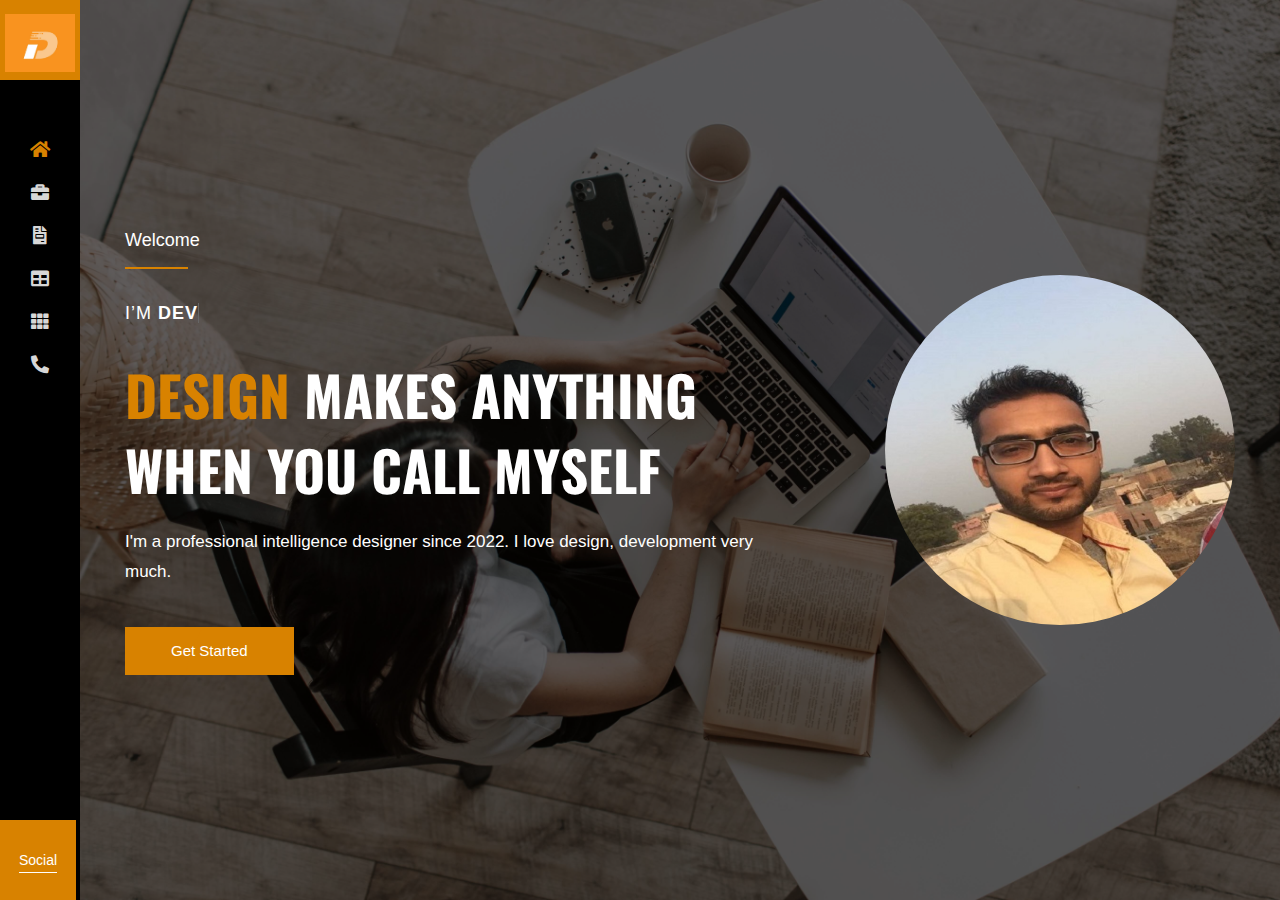
<file: index.html>
<!DOCTYPE html>
<html lang="en">


<!-- Mirrored from demo.dstudio.asia/lico/dark/lico_dark_image/index.html by HTTrack Website Copier/3.x [XR&CO'2014], Fri, 12 Aug 2022 05:20:30 GMT -->
<head>
    <meta charset="utf-8">
    <meta name="author" content="Abdullah AL Numan" />
    <meta name="keywords" content="Lico HTML5 Template" />
    <meta name="description" content="Lico Personal Portfolio Resume HTML5 Template">
    <meta name="viewport" content="width=device-width, initial-scale=1">
    <meta http-equiv="X-UA-Compatible" content="IE=edge">

    <title>Dev Jangra| Home</title>

    <!-- Apple Favicon -->
    <link rel="apple-touch-icon" href="img/logo/favicon.png">

    <!-- All Device Favicon -->
    <link rel="icon" href="img/logo/icon.png">

    <!-- Bootstrap -->
    <link rel="stylesheet" href="css/bootstrap.min.css">

    <!-- Font Awesome -->
    <link rel="stylesheet" href="css/fontawesome.min.css">

    <!-- Venobox -->
    <link rel="stylesheet" href="css/venobox.min.css">

    <!-- Animate -->
    <link rel="stylesheet" href="css/animate.min.css">

    <!-- Normalize -->
    <link rel="stylesheet" href="css/normalize.css">

    <!-- Default -->
    <link rel="stylesheet" href="css/default.css">

    <!-- Style -->
    <link rel="stylesheet" href="css/style.css">

    <!-- Responsive -->
    <link rel="stylesheet" href="css/responsive.css">
</head>

<body>

    <div id="main-wrapper">
        <header>
            <!-- Side Nav Start -->
            <nav class="side-nav">
                <div class="container">
                    <!-- Logo Btn Start -->
                    <div class="logo-btn">
                        <!-- Logo Start -->
                        <div class="logo">
                            <a href="index.html"><img src="img/logo/logo.png" alt="Logo"></a>
                        </div>
                        <!-- Logo End -->
                        <!-- Manu Btn Start -->
                        <button class="manu-btn">
                            <span></span>
                            <span></span>
                            <span></span>
                        </button>
                        <!-- Manu Btn End -->
                    </div>
                    <!-- Logo Btn End -->
                    <!-- Main Manu Start -->
                    <div class="main-manu">
                        <div class="overlay"></div>
                        <ul>
                            <li>
                                <a href="index.html" class="active"><i class="fas fa-home"></i>
                                    <span>Home</span>
                                </a>
                            </li>
                            <li>
                                <a href="portfolio.html"><i class="fas fa-briefcase"></i>
                                    <span>Portfolio</span>
                                </a>
                            </li>
                            <li>
                                <a href="about.html"><i class="fas fa-file-invoice"></i>
                                    <span>About</span>
                                </a>
                            </li>
                            <li>
                                <a href="resume.html"><i class="fas fa-table"></i>
                                    <span>Resume</span>
                                </a>
                            </li>
                            <li>
                                <a href="services.html"><i class="fas fa-th"></i>
                                    <span>Services</span>
                                </a>
                            </li>
                            <li>
                                <!-- <a href="blog.html"><i class="fab fa-blogger-b"></i>
                                    <span>Blog</span>
                                </a> -->
                            </li>
                            <li>
                                <a href="contact.html"><i class="fas fa-phone-alt"></i>
                                    <span>Contact</span>
                                </a>
                            </li>
                        </ul>
                    </div>
                    <!-- Main Manu End -->
                    <!-- Social Item Start -->
                    <div class="social-item">
                        <span class="social-title">Social</span>
                        <ul>
                            <li><a href="https://www.facebook.com/dasing.dev"><i class="fab fa-facebook-f"></i></a></li>
                            <li><a href="https://www.instagram.com/dev.jangrad7/"><i class="fab fa-linkedin-in"></i></a></li>
                       
                        </ul>
                    </div>
                    <!-- Social Item End -->
                </div>
            </nav>
            <!-- Side Nav End -->
        </header>

        <main>
            <!-- Banner Start -->
            <section class="banner">
                <div class="image-overlay"></div>
                <div class="container">
                    <div class="row">
                        <div class="col-lg-7 order-last order-lg-first">
                            <div class="banner-text">
                                <h6><span class="dash">Welcome</span></h6>
                                <h6 class="space-caps">I’m 
                                    <b
                                        class="txt-rotate"
                                        data-period="1000"
                                        data-rotate='[ "DEV JANGRA.","AN INTELLIGENCE DESIGNER." ]'>
                                    </b>
                                </h6>
                                <h1><span class="green">Design</span> makes anything When you call myself</h1>
                                <p class="des-text">I'm a professional intelligence designer since 2022. I love design, development very much.
                                </p>
                                <a href="contact.html" class="btn-anime">Get Started</a>
                            </div>
                        </div>
                        <div class="col-lg-4 order-first order-lg-last offset-lg-1">
                            <div class="banner-profile">
                                <img src="img/home/profile-img.png" alt="Profile Img ">
                            </div>
                        </div>
                    </div>
                </div>
            </section>
            <!-- Banner End -->
        </main>
    </div>

    <!-- jQuery -->
    <script src="js/vendor/jquery-3.5.1.min.js"></script>

    <!-- Bootstrap -->
    <script src="js/vendor/bootstrap.min.js"></script>

    <!-- Popper -->
    <script src="js/vendor/popper.min.js"></script>

    <!-- Nice Scroll -->
    <script src="js/vendor/nicescroll.min.js"></script>

    <!-- Images Loaded -->
    <script src="js/vendor/imagesloaded.min.js"></script>

    <!-- Isotope -->
    <script src="js/vendor/isotope.min.js"></script>

    <!-- Venobox -->
    <script src="js/vendor/venobox.min.js"></script>

    <!-- Wow -->
    <script src="js/vendor/wow.min.js"></script>

    <!-- Retina -->
    <script src="js/vendor/retina.min.js"></script>

    <!-- Waypoints -->
    <script src="js/vendor/waypoints.min.js"></script>

    <!-- Counter Up -->
    <script src="js/vendor/counterup.min.js"></script>

    <!-- Typed -->
    <script src="js/vendor/typed.min.js"></script>

    <!-- Index -->
    <script src="js/main.js"></script>

</body>

</html>
</file>
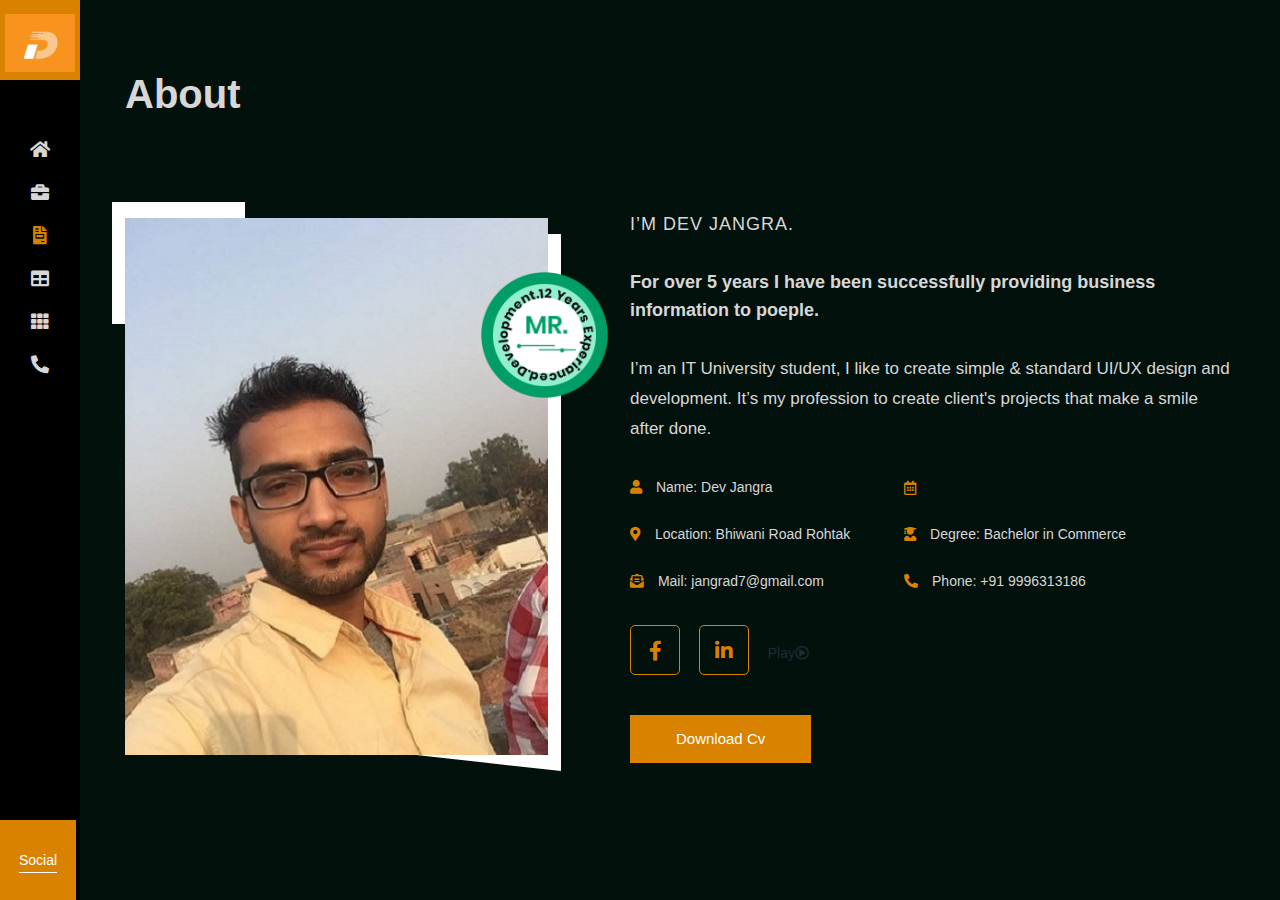
<file: about.html>
<!DOCTYPE html>
<html lang="en">


<!-- Mirrored from demo.dstudio.asia/lico/dark/lico_dark_image/about.html by HTTrack Website Copier/3.x [XR&CO'2014], Fri, 12 Aug 2022 05:20:50 GMT -->
<head>
    <meta charset="utf-8">
    <meta name="author" content="Abdullah AL Numan" />
    <meta name="keywords" content="Lico HTML5 Template" />
    <meta name="description" content="Lico Personal Portfolio Resume HTML5 Template">
    <meta name="viewport" content="width=device-width, initial-scale=1">
    <meta http-equiv="X-UA-Compatible" content="IE=edge">

    <title>Dev | About</title>

    <!-- Apple Favicon -->
    <link rel="apple-touch-icon" href="img/logo/favicon.png">

    <!-- All Device Favicon -->
    <link rel="icon" href="img/logo/icon.png">

    <!-- Bootstrap -->
    <link rel="stylesheet" href="css/bootstrap.min.css">

    <!-- Font Awesome -->
    <link rel="stylesheet" href="css/fontawesome.min.css">

    <!-- Venobox -->
    <link rel="stylesheet" href="css/venobox.min.css">

    <!-- Animate -->
    <link rel="stylesheet" href="css/animate.min.css">

    <!-- Normalize -->
    <link rel="stylesheet" href="css/normalize.css">

    <!-- Default -->
    <link rel="stylesheet" href="css/default.css">

    <!-- Style -->
    <link rel="stylesheet" href="css/style.css">

    <!-- Responsive -->
    <link rel="stylesheet" href="css/responsive.css">
    
</head>

<body>

    <div id="main-wrapper">
        <header>
            <!-- Side Nav Start -->
            <nav class="side-nav">
                <div class="container">
                    <!-- Logo Btn Start -->
                    <div class="logo-btn">
                        <!-- Logo Start -->
                        <div class="logo">
                            <a href="index.html"><img src="img/logo/logo.png" alt="Logo"></a>
                        </div>
                        <!-- Logo End -->
                        <!-- Manu Btn Start -->
                        <button class="manu-btn">
                            <span></span>
                            <span></span>
                            <span></span>
                        </button>
                        <!-- Manu Btn End -->
                    </div>
                    <!-- Logo Btn End -->
                    <!-- Main Manu Start -->
                    <div class="main-manu">
                        <div class="overlay"></div>
                        <ul>
                            <li>
                                <a href="index.html"><i class="fas fa-home"></i>
                                    <span>Home</span>
                                </a>
                            </li>
                            <li>
                                <a href="portfolio.html"><i class="fas fa-briefcase"></i>
                                    <span>Portfolio</span>
                                </a>
                            </li>
                            <li>
                                <a href="about.html" class="active"><i class="fas fa-file-invoice"></i>
                                    <span>About</span>
                                </a>
                            </li>
                            <li>
                                <a href="resume.html"><i class="fas fa-table"></i>
                                    <span>Resume</span>
                                </a>
                            </li>
                            <li>
                                <a href="services.html"><i class="fas fa-th"></i>
                                    <span>Services</span>
                                </a>
                            </li>
                            <li>
                                <!-- <a href="blog.html"><i class="fab fa-blogger-b"></i>
                                    <span>Blog</span>
                                </a> -->
                            </li>
                            <li>
                                <a href="contact.html"><i class="fas fa-phone-alt"></i>
                                    <span>Contact</span>
                                </a>
                            </li>
                        </ul>
                    </div>
                    <!-- Main Manu End -->
                    <!-- Social Item Start -->
                    <div class="social-item">
                        <span class="social-title">Social</span>
                        <ul>
                            <li><a href="#"><i class="fab fa-linkedin-in"></i></a></li>
                            <li><a href="#"><i class="fab fa-pinterest-p"></i></a></li>
                            <li><a href="#"><i class="fab fa-twitter"></i></a></li>
                            <li><a href="#"><i class="fab fa-facebook-f"></i></a></li>
                        </ul>
                    </div>
                    <!-- Social Item End -->
                </div>
            </nav>
            <!-- Side Nav End -->
        </header>
        <main>
            <!-- About Start -->
            <section class="about">
                <div class="container">
                    <div class="title">
                        <h2>About</h2>
                    </div>

                    <div class="type-wrap">
                        <span id="typed" style="white-space:pre;" class="typed">
                        </span>
                    </div>


                    <div class="row align-items-center">
                        <div class="col-lg-5">
                            <!-- About Profile Start -->
                            <div class="about-profile">
                                <img src="img/about/about-profile.png" alt="about-profile">
                                <!-- About Logo Start -->
                                <div class="about-logo">
                                    <img src="img/about/about-logo.png" alt="about-logo">
                                </div>
                                <!-- About Logo End -->
                            </div>
                            <!-- About Profile End -->
                        </div>
                        <div class="col-lg-7">
                            <!-- About Text Start -->
                            <div class="about-text">
                                <h6 class="space-caps">I’m DEV JANGRA.</h6>
                                <h6><strong>For over 5 years I have been successfully providing business information to poeple.</strong></h6>
                                <p class="des-text">I’m an IT University student, I like to create simple & standard UI/UX design and development. It’s my profession to create client's projects that make a smile after done.</p>
                                <!-- About Info Start -->
                                <div class="about-info">
                                    <ul>
                                        <li>
                                            <i class="fas fa-user"></i>
                                            <p>Name: Dev Jangra</p>
                                        </li>
                                        <li>
                                            <i class="fas fa-map-marker-alt"></i>
                                            <p>Location: Bhiwani Road Rohtak</p>
                                        </li>
                                        <li>
                                            <i class="fas fa-envelope-open-text"></i>
                                            <p>Mail: jangrad7@gmail.com</p>
                                        </li>
                                    </ul>
                                    <ul>
                                        <li>
                                            <i class="far fa-calendar-alt"></i>
                                            <p></p>
                                        </li>
                                        <li>
                                            <i class="fas fa-user-graduate"></i>
                                            <p>Degree: Bachelor in Commerce</p>
                                        </li>
                                        <li>
                                            <i class="fas fa-phone-alt"></i>
                                            <p>Phone: +91 9996313186</p>
                                        </li>
                                    </ul>
                                    <!-- <span class="bash"></span> -->
                                </div>
                                <!-- About Info End -->
                                <!-- About Social Start -->
                                <div class="about-social">
                                    <ul>
                                        <li><a href="https://www.facebook.com/dasing.dev"><i class="fab fa-facebook-f"></i></a></li>
                                        <li><a href="https://www.instagram.com/dev.jangrad7/"><i class="fab fa-linkedin-in"></i></a></li>
                                        
                                            <a class="venobox" data-autoplay="true" data-vbtype="video" href="https://youtu.be/ccxBu_zTUU4">
                                                <span>Play</span><i class="far fa-play-circle"></i>
                                            </a>
                                        </li>
                                    </ul>
                                </div>
                                <!-- About Social End -->
                                <!-- About CV Start -->
                                <div class="about-cv">
                                    <a href="http://www.africau.edu/images/default/sample.pdf" class="btn-anime" download>Download Cv</a>
                                </div>
                                <!-- About CV End -->
                            </div>
                            <!-- About Text End -->
                        </div>
                    </div>
                </div>
            </section>
            <!-- About End -->
        </main>
    </div>

    <!-- jQuery -->
    <script src="js/vendor/jquery-3.5.1.min.js"></script>

    <!-- Bootstrap -->
    <script src="js/vendor/bootstrap.min.js"></script>

    <!-- Popper -->
    <script src="js/vendor/popper.min.js"></script>

    <!-- Nice Scroll -->
    <script src="js/vendor/nicescroll.min.js"></script>

    <!-- Images Loaded -->
    <script src="js/vendor/imagesloaded.min.js"></script>

    <!-- Isotope -->
    <script src="js/vendor/isotope.min.js"></script>

    <!-- Venobox -->
    <script src="js/vendor/venobox.min.js"></script>

    <!-- Wow -->
    <script src="js/vendor/wow.min.js"></script>

    <!-- Retina -->
    <script src="js/vendor/retina.min.js"></script>

    <!-- Waypoints -->
    <script src="js/vendor/waypoints.min.js"></script>

    <!-- Counter Up -->
    <script src="js/vendor/counterup.min.js"></script>

    <!-- Index -->
    <script src="js/main.js"></script>

</body>


<!-- Mirrored from demo.dstudio.asia/lico/dark/lico_dark_image/about.html by HTTrack Website Copier/3.x [XR&CO'2014], Fri, 12 Aug 2022 05:20:51 GMT -->
</html>
</file>
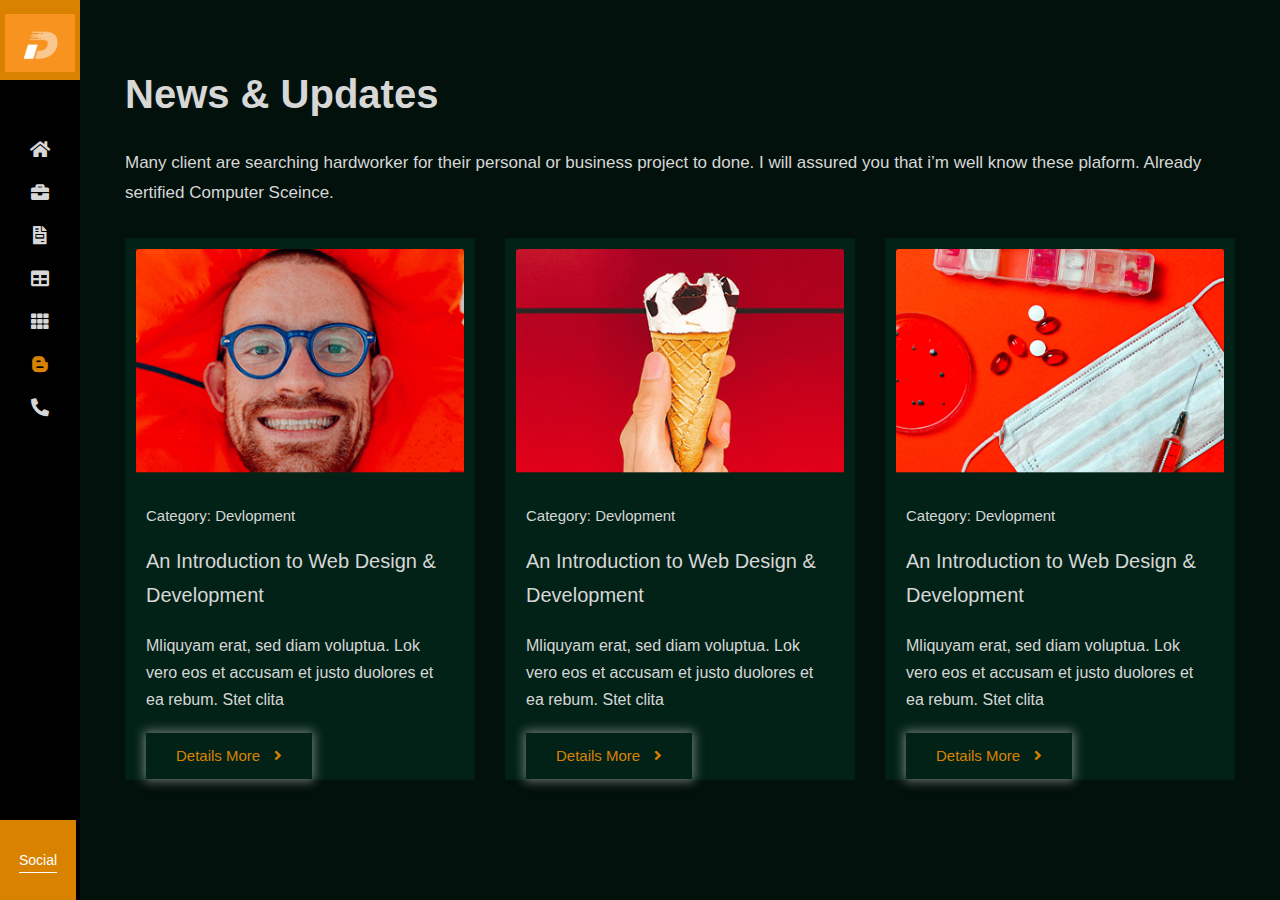
<file: blog.html>
<!DOCTYPE html>
<html lang="en">


<!-- Mirrored from demo.dstudio.asia/lico/dark/lico_dark_image/blog.html by HTTrack Website Copier/3.x [XR&CO'2014], Fri, 12 Aug 2022 05:20:51 GMT -->
<head>
    <meta charset="utf-8">
    <meta name="author" content="Abdullah AL Numan" />
    <meta name="keywords" content="Lico HTML5 Template" />
    <meta name="description" content="Lico Personal Portfolio Resume HTML5 Template">
    <meta name="viewport" content="width=device-width, initial-scale=1">
    <meta http-equiv="X-UA-Compatible" content="IE=edge">

    <title>Lico | Personal/Portfolio/Resume Template</title>

    <!-- Apple Favicon -->
    <link rel="apple-touch-icon" href="img/logo/favicon.png">

    <!-- All Device Favicon -->
    <link rel="icon" href="img/logo/icon.png">

    <!-- Bootstrap -->
    <link rel="stylesheet" href="css/bootstrap.min.css">

    <!-- Font Awesome -->
    <link rel="stylesheet" href="css/fontawesome.min.css">

    <!-- Venobox -->
    <link rel="stylesheet" href="css/venobox.min.css">

    <!-- Animate -->
    <link rel="stylesheet" href="css/animate.min.css">

    <!-- Normalize -->
    <link rel="stylesheet" href="css/normalize.css">

    <!-- Default -->
    <link rel="stylesheet" href="css/default.css">

    <!-- Style -->
    <link rel="stylesheet" href="css/style.css">

    <!-- Responsive -->
    <link rel="stylesheet" href="css/responsive.css">
</head>

<body>

    <div id="main-wrapper">
        <header>
            <!-- Side Nav Start -->
            <nav class="side-nav">
                <div class="container">
                    <!-- Logo Btn Start -->
                    <div class="logo-btn">
                        <!-- Logo Start -->
                        <div class="logo">
                            <a href="index.html"><img src="img/logo/logo.png" alt="Logo"></a>
                        </div>
                        <!-- Logo End -->
                        <!-- Manu Btn Start -->
                        <button class="manu-btn">
                            <span></span>
                            <span></span>
                            <span></span>
                        </button>
                        <!-- Manu Btn End -->
                    </div>
                    <!-- Logo Btn End -->
                    <!-- Main Manu Start -->
                    <div class="main-manu">
                        <div class="overlay"></div>
                        <ul>
                            <li>
                                <a href="index.html"><i class="fas fa-home"></i>
                                    <span>Home</span>
                                </a>
                            </li>
                            <li>
                                <a href="portfolio.html"><i class="fas fa-briefcase"></i>
                                    <span>Portfolio</span>
                                </a>
                            </li>
                            <li>
                                <a href="about.html"><i class="fas fa-file-invoice"></i>
                                    <span>About</span>
                                </a>
                            </li>
                            <li>
                                <a href="resume.html"><i class="fas fa-table"></i>
                                    <span>Resume</span>
                                </a>
                            </li>
                            <li>
                                <a href="services.html"><i class="fas fa-th"></i>
                                    <span>Services</span>
                                </a>
                            </li>
                            <li>
                                <a href="blog.html" class="active"><i class="fab fa-blogger-b"></i>
                                    <span>Blog</span>
                                </a>
                            </li>
                            <li>
                                <a href="contact.html"><i class="fas fa-phone-alt"></i>
                                    <span>Contact</span>
                                </a>
                            </li>
                        </ul>
                    </div>
                    <!-- Main Manu End -->
                    <!-- Social Item Start -->
                    <div class="social-item">
                        <span class="social-title">Social</span>
                        <ul>
                            <li><a href="#"><i class="fab fa-linkedin-in"></i></a></li>
                            <li><a href="#"><i class="fab fa-pinterest-p"></i></a></li>
                            <li><a href="#"><i class="fab fa-twitter"></i></a></li>
                            <li><a href="#"><i class="fab fa-facebook-f"></i></a></li>
                        </ul>
                    </div>
                    <!-- Social Item End -->
                </div>
            </nav>
            <!-- Side Nav End -->
        </header>
        <main>

            <!-- Blog Start -->
            <section class="blog">
                <div class="container">
                    <div class="title">
                        <h2>News & Updates</h2>
                        <p class="des-text">Many client are searching hardworker for their personal or business project to done. I will assured you that i’m well know these plaform. Already sertified Computer Sceince.</p>
                    </div>
                    <div class="row">
                        <div class="col-md-6 col-lg-4">
                            <div class="card">
                                <div class="blog-img">
                                    <img src="img/blog/blog-img-1.png" alt="blog-img-1">
                                </div>
                                <div class="card-body">
                                    <span>Category: Devlopment</span>
                                    <h4>An Introduction to Web Design & Development</h4>
                                    <p>Mliquyam erat, sed diam voluptua. Lok vero eos et accusam et justo duolores et ea rebum. Stet clita</p>
                                    <a href="single-blog.html" class="btn-anime">Details More <i class="fas fa-angle-right"></i></a>
                                </div>
                            </div>
                        </div>
                        <div class="col-md-6 col-lg-4">
                            <div class="card">
                                <div class="blog-img">
                                    <img src="img/blog/blog-img-2.png" alt="blog-img-2">
                                </div>
                                <div class="card-body">
                                    <span>Category: Devlopment</span>
                                    <h4>An Introduction to Web Design & Development</h4>
                                    <p>Mliquyam erat, sed diam voluptua. Lok vero eos et accusam et justo duolores et ea rebum. Stet clita</p>
                                    <a href="single-blog.html" class="btn-anime">Details More <i class="fas fa-angle-right"></i></a>
                                </div>
                            </div>
                        </div>
                        <div class="col-md-6 col-lg-4">
                            <div class="card">
                                <div class="blog-img">
                                    <img src="img/blog/blog-img-3.png" alt="blog-img-3">
                                </div>
                                <div class="card-body">
                                    <span>Category: Devlopment</span>
                                    <h4>An Introduction to Web Design & Development</h4>
                                    <p>Mliquyam erat, sed diam voluptua. Lok vero eos et accusam et justo duolores et ea rebum. Stet clita</p>
                                    <a href="single-blog.html" class="btn-anime">Details More <i class="fas fa-angle-right"></i></a>
                                </div>
                            </div>
                        </div>
                    </div>
                </div>
            </section>
            <!-- Blog End -->

        </main>
    </div>

    <!-- jQuery -->
    <script src="js/vendor/jquery-3.5.1.min.js"></script>

    <!-- Bootstrap -->
    <script src="js/vendor/bootstrap.min.js"></script>

    <!-- Popper -->
    <script src="js/vendor/popper.min.js"></script>

    <!-- Nice Scroll -->
    <script src="js/vendor/nicescroll.min.js"></script>

    <!-- Images Loaded -->
    <script src="js/vendor/imagesloaded.min.js"></script>

    <!-- Isotope -->
    <script src="js/vendor/isotope.min.js"></script>

    <!-- Venobox -->
    <script src="js/vendor/venobox.min.js"></script>

    <!-- Wow -->
    <script src="js/vendor/wow.min.js"></script>

    <!-- Retina -->
    <script src="js/vendor/retina.min.js"></script>

    <!-- Waypoints -->
    <script src="js/vendor/waypoints.min.js"></script>

    <!-- Counter Up -->
    <script src="js/vendor/counterup.min.js"></script>

    <!-- Index -->
    <script src="js/main.js"></script>
</body>


<!-- Mirrored from demo.dstudio.asia/lico/dark/lico_dark_image/blog.html by HTTrack Website Copier/3.x [XR&CO'2014], Fri, 12 Aug 2022 05:20:52 GMT -->
</html>
</file>
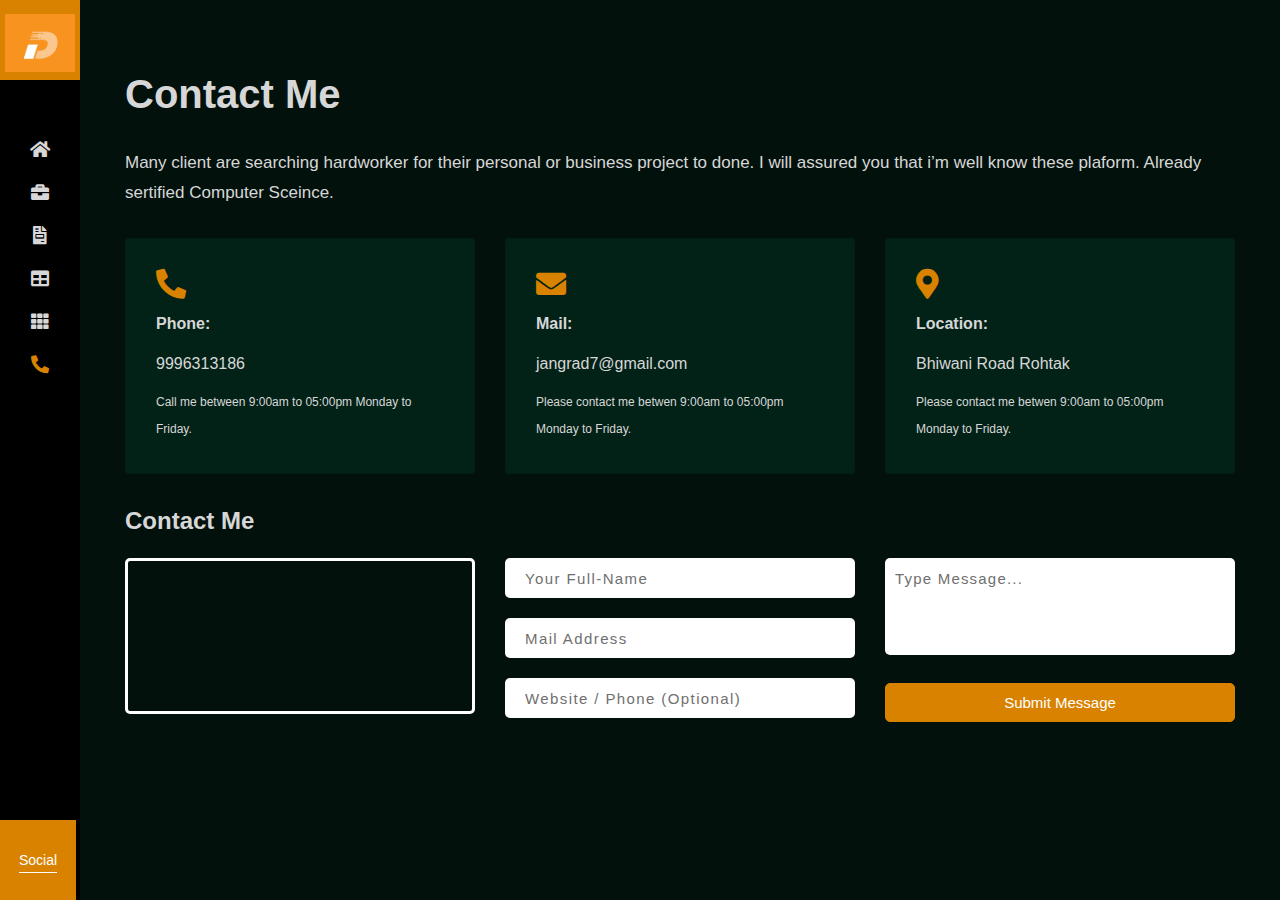
<file: contact.html>
<!DOCTYPE html>
<html lang="en">

<head>
    <meta charset="utf-8">
    <meta name="author" content="Abdullah AL Numan" />
    <meta name="keywords" content="Lico HTML5 Template" />
    <meta name="description" content="Lico Personal Portfolio Resume HTML5 Template">
    <meta name="viewport" content="width=device-width, initial-scale=1">
    <meta http-equiv="X-UA-Compatible" content="IE=edge">

    <title>Dev | Contact us </title>

    <!-- Apple Favicon -->
    <link rel="apple-touch-icon" href="img/logo/favicon.png">

    <!-- All Device Favicon -->
    <link rel="icon" href="img/logo/icon.png">

    <!-- Bootstrap -->
    <link rel="stylesheet" href="css/bootstrap.min.css">

    <!-- Font Awesome -->
    <link rel="stylesheet" href="css/fontawesome.min.css">

    <!-- Venobox -->
    <link rel="stylesheet" href="css/venobox.min.css">

    <!-- Animate -->
    <link rel="stylesheet" href="css/animate.min.css">

    <!-- Normalize -->
    <link rel="stylesheet" href="css/normalize.css">

    <!-- Default -->
    <link rel="stylesheet" href="css/default.css">

    <!-- Style -->
    <link rel="stylesheet" href="css/style.css">

    <!-- Responsive -->
    <link rel="stylesheet" href="css/responsive.css">
</head>

<body>

    <div id="main-wrapper">
        <header>
            <!-- Side Nav Start -->
            <nav class="side-nav">
                <div class="container">
                    <!-- Logo Btn Start -->
                    <div class="logo-btn">
                        <!-- Logo Start -->
                        <div class="logo">
                            <a href="index.html"><img src="img/logo/logo.png" alt="Logo"></a>
                        </div>
                        <!-- Logo End -->
                        <!-- Manu Btn Start -->
                        <button class="manu-btn">
                            <span></span>
                            <span></span>
                            <span></span>
                        </button>
                        <!-- Manu Btn End -->
                    </div>
                    <!-- Logo Btn End -->
                    <!-- Main Manu Start -->
                    <div class="main-manu">
                        <div class="overlay"></div>
                        <ul>
                            <li>
                                <a href="index.html"><i class="fas fa-home"></i>
                                    <span>Home</span>
                                </a>
                            </li>
                            <li>
                                <a href="portfolio.html"><i class="fas fa-briefcase"></i>
                                    <span>Portfolio</span>
                                </a>
                            </li>
                            <li>
                                <a href="about.html"><i class="fas fa-file-invoice"></i>
                                    <span>About</span>
                                </a>
                            </li>
                            <li>
                                <a href="resume.html"><i class="fas fa-table"></i>
                                    <span>Resume</span>
                                </a>
                            </li>
                            <li>
                                <a href="services.html"><i class="fas fa-th"></i>
                                    <span>Services</span>
                                </a>
                            </li>
                            <li>
                                <!-- <a href="blog.html"><i class="fab fa-blogger-b"></i>
                                    <span>Blog</span>
                                </a> -->
                            </li>
                            <li>
                                <a href="contact.html" class="active"><i class="fas fa-phone-alt"></i>
                                    <span>Contact</span>
                                </a>
                            </li>
                        </ul>
                    </div>
                    <!-- Main Manu End -->
                    <!-- Social Item Start -->
                    <div class="social-item">
                        <span class="social-title">Social</span>
                        <ul>
                            <li><a href="https://www.facebook.com/dasing.dev"><i class="fab fa-facebook-f"></i></a></li>
                             <li><a href="https://www.instagram.com/dev.jangrad7/"><i class="fab fa-linkedin-in"></i></a></li>
                        </ul>
                    </div>
                    <!-- Social Item End -->
                </div>
            </nav>
            <!-- Side Nav End -->
        </header>
        <main>
            <!-- Contact Start -->
            <section class="contact">
                <div class="container">
                    <div class="title">
                        <h2>Contact Me</h2>
                        <p class="des-text">Many client are searching hardworker for their personal or business project to done. I will assured you that i’m well know these plaform. Already sertified Computer Sceince.</p>
                    </div>
                    <div class="row">
                        <div class="col-md-6 col-lg-4">
                            <div class="card">
                                <div class="card-body">
                                    <a href="tel:09988663322" class="contact-icon">
                                        <i class="fas fa-phone-alt"></i>
                                    </a>
                                    <h5>Phone: <span>9996313186 </span></h5>
                                    <p>Call me between 9:00am to 05:00pm Monday to Friday.</p>
                                </div>
                            </div>
                        </div>
                        <div class="col-md-6 col-lg-4">
                            <div class="card">
                                <div class="card-body">
                                    <a class="contact-icon" href="mailto:Muomilarangar@gmail.com">
                                        <i class="fas fa-envelope"></i>
                                    </a>
                                    <h5>Mail: <span>jangrad7@gmail.com</span></h5>
                                    <p>Please contact me betwen 9:00am to 05:00pm Monday to Friday.</p>
                                </div>
                            </div>
                        </div>
                        <div class="col-lg-4">
                            <div class="card">
                                <div class="card-body">
                                    <div class="contact-icon">
                                        <i class="fas fa-map-marker-alt"></i>
                                    </div>
                                    <h5>Location: <span>Bhiwani Road Rohtak</span></h5>
                                    <p>Please contact me betwen 9:00am to 05:00pm Monday to Friday.</p>
                                </div>
                            </div>
                        </div>
                        <div class="col-lg-12">
                            <div class="sub-title">
                                <h4>Contact Me</h4>
                            </div>
                        </div>
                        <div class="col-md-6 col-lg-4">
                            <div class="contact-map">
                                <iframe src="https://www.google.com/maps/embed?pb=!1m18!1m12!1m3!1d3493.042868361762!2d76.5897794141965!3d28.897074182314118!2m3!1f0!2f0!3f0!3m2!1i1024!2i768!4f13.1!3m3!1m2!1s0x390d85a6f5a72e49%3A0x98e3c8e80f2fc380!2sModel%20School!5e0!3m2!1sen!2sin!4v1660287163683!5m2!1sen!2sin"
                                    style="border:0;" allowfullscreen="" aria-hidden="false" tabindex="0"></iframe>
                            </div>
                        </div>
                        <div class="col-md-6 col-lg-8">
                            <form action="https://demo.dstudio.asia/lico/dark/lico_dark_image/contact.php">
                                <div class="row">
                                    <div class="col-lg-6">
                                        <input type="text" name="name" placeholder="Your Full-Name" data-error="Name is required." required="required">
                                        <input type="email" name="email" placeholder="Mail Address" data-error="Valid email is required." required="required">
                                        <input type="text" name="website" placeholder="Website / Phone (Optional)">
                                    </div>
                                    <div class="col-lg-6">
                                        <textarea name="message" placeholder="Type Message..." data-error="Please,leave us a message." required="required"></textarea>
                                        <button class="btn-anime" type="submit">Submit Message</button>
                                    </div>
                                </div>
                            </form>
                        </div>
                    </div>
                </div>
            </section>
            <!-- Contact End -->
        </main>
    </div>

    <!-- jQuery -->
    <script src="js/vendor/jquery-3.5.1.min.js"></script>

    <!-- Bootstrap -->
    <script src="js/vendor/bootstrap.min.js"></script>

    <!-- Popper -->
    <script src="js/vendor/popper.min.js"></script>

    <!-- Nice Scroll -->
    <script src="js/vendor/nicescroll.min.js"></script>

    <!-- Images Loaded -->
    <script src="js/vendor/imagesloaded.min.js"></script>

    <!-- Isotope -->
    <script src="js/vendor/isotope.min.js"></script>

    <!-- Venobox -->
    <script src="js/vendor/venobox.min.js"></script>

    <!-- Wow -->
    <script src="js/vendor/wow.min.js"></script>

    <!-- Retina -->
    <script src="js/vendor/retina.min.js"></script>

    <!-- Waypoints -->
    <script src="js/vendor/waypoints.min.js"></script>

    <!-- Counter Up -->
    <script src="js/vendor/counterup.min.js"></script>

    <!-- Index -->
    <script src="js/main.js"></script>
</body>



</html>
</file>
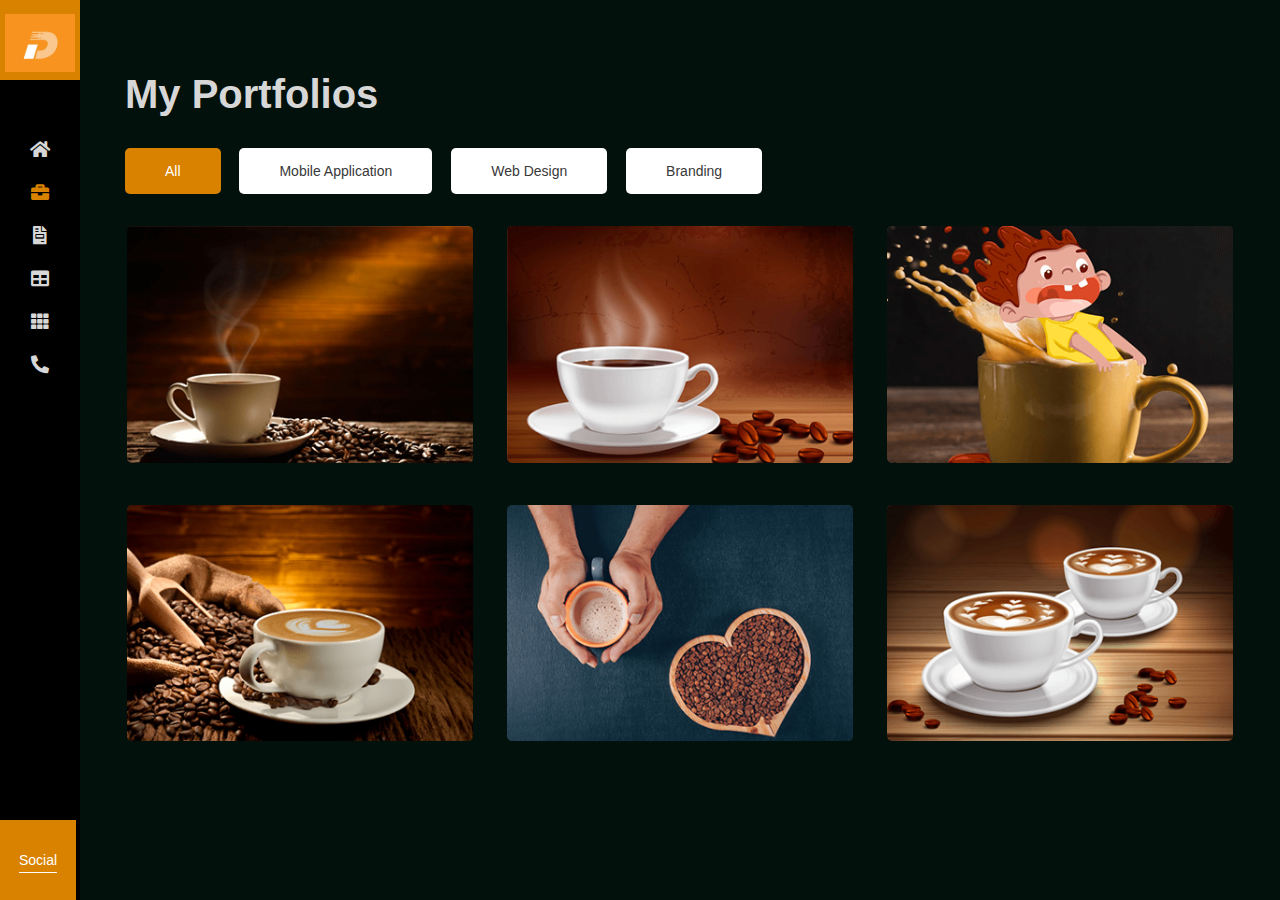
<file: portfolio.html>
<!DOCTYPE html>
<html lang="en">


<!-- Mirrored from demo.dstudio.asia/lico/dark/lico_dark_image/portfolio.html by HTTrack Website Copier/3.x [XR&CO'2014], Fri, 12 Aug 2022 05:20:49 GMT -->
<head>
    <meta charset="utf-8">
    <meta name="author" content="Abdullah AL Numan" />
    <meta name="keywords" content="Lico HTML5 Template" />
    <meta name="description" content="Lico Personal Portfolio Resume HTML5 Template">
    <meta name="viewport" content="width=device-width, initial-scale=1">
    <meta http-equiv="X-UA-Compatible" content="IE=edge">

    <title>Dev | Portfolio</title>

    <!-- Apple Favicon -->
    <link rel="apple-touch-icon" href="img/logo/favicon.png">

    <!-- All Device Favicon -->
    <link rel="icon" href="img/logo/icon.png">

    <!-- Bootstrap -->
    <link rel="stylesheet" href="css/bootstrap.min.css">

    <!-- Font Awesome -->
    <link rel="stylesheet" href="css/fontawesome.min.css">

    <!-- Venobox -->
    <link rel="stylesheet" href="css/venobox.min.css">

    <!-- Animate -->
    <link rel="stylesheet" href="css/animate.min.css">

    <!-- Normalize -->
    <link rel="stylesheet" href="css/normalize.css">

    <!-- Default -->
    <link rel="stylesheet" href="css/default.css">

    <!-- Style -->
    <link rel="stylesheet" href="css/style.css">

    <!-- Responsive -->
    <link rel="stylesheet" href="css/responsive.css">
</head>

<body>

    <div id="main-wrapper">
        <header>
            <!-- Side Nav Start -->
            <nav class="side-nav">
                <div class="container">
                    <!-- Logo Btn Start -->
                    <div class="logo-btn">
                        <!-- Logo Start -->
                        <div class="logo">
                            <a href="index.html"><img src="img/logo/logo.png" alt="Logo"></a>
                        </div>
                        <!-- Logo End -->
                        <!-- Manu Btn Start -->
                        <button class="manu-btn">
                            <span></span>
                            <span></span>
                            <span></span>
                        </button>
                        <!-- Manu Btn End -->
                    </div>
                    <!-- Logo Btn End -->
                    <!-- Main Manu Start -->
                    <div class="main-manu">
                        <div class="overlay"></div>
                        <ul>
                            <li>
                                <a href="index.html"><i class="fas fa-home"></i>
                                    <span>Home</span>
                                </a>
                            </li>
                            <li>
                                <a href="portfolio.html" class="active"><i class="fas fa-briefcase"></i>
                                    <span>Portfolio</span>
                                </a>
                            </li>
                            <li>
                                <a href="about.html"><i class="fas fa-file-invoice"></i>
                                    <span>About</span>
                                </a>
                            </li>
                            <li>
                                <a href="resume.html"><i class="fas fa-table"></i>
                                    <span>Resume</span>
                                </a>
                            </li>
                            <li>
                                <a href="services.html"><i class="fas fa-th"></i>
                                    <span>Services</span>
                                </a>
                            </li>
                            <li>
                                <!-- <a href="blog.html"><i class="fab fa-blogger-b"></i>
                                    <span>Blog</span>
                                </a> -->
                            </li>
                            <li>
                                <a href="contact.html"><i class="fas fa-phone-alt"></i>
                                    <span>Contact</span>
                                </a>
                            </li>
                        </ul>
                    </div>
                    <!-- Main Manu End -->
                    <!-- Social Item Start -->
                    <div class="social-item">
                        <span class="social-title">Social</span>
                        <ul>
                            <li><a href="https://www.facebook.com/dasing.dev"><i class="fab fa-facebook-f"></i></a></li>
                            <li><a href="https://www.instagram.com/dev.jangrad7/"><i class="fab fa-linkedin-in"></i></a></li>
                       </ul>
                    </div>
                    <!-- Social Item End -->
                </div>
            </nav>
            <!-- Side Nav End -->
        </header>
        <main>
            <!-- Portfolio Start -->
            <section class="portfolio">
                <div class="container">
                    <div class="title">
                        <h2>My Portfolios</h2>
                    </div>
                    <!-- Portfolio Demo Btn Start -->
                    <div class="portfolio-demo-btn">
                        <ul>
                            <li><button data-filter="* " class="active">All</button></li>
                            <li><button data-filter=".mobile-app">Mobile application</button></li>
                            <li><button data-filter=".web-design">Web Design</button></li>
                            <li><button data-filter=".branding">Branding</button></li>
                        </ul>
                        <!-- <button data-filter="* " class="active">All</button>
                        <button data-filter=".mobile-app">Mobile application</button>
                        <button data-filter=".web-design">Web Design</button>
                        <button data-filter=".branding">Branding</button> -->
                    </div>
                    <!-- Portfolio Demo Btn End -->
                    <!-- Portfolio Demo Start -->
                    <div class="row portfolio-demo">
                        <!-- Portfolio Item Start -->
                        <div class="col-sm-6 col-lg-4 portfolio-item mobile-app">
                            <a class="venobox" data-gall="gallery01" href="img/portfolio/img-1.png">
                                <img src="img/portfolio/img-1.png" alt="portfolio-img">
                            </a>
                        </div>
                        <!-- Portfolio Item End -->
                        <!-- Portfolio Item Start -->
                        <div class="col-sm-6 col-lg-4 portfolio-item web-design">
                            <a class="venobox " data-gall="gallery01" href="img/portfolio/img-2.png">
                                <img src="img/portfolio/img-2.png" alt="portfolio-img">
                            </a>
                        </div>
                        <!-- Portfolio Item End -->
                        <!-- Portfolio Item Start -->
                        <div class="col-sm-6 col-lg-4 portfolio-item mobile-app">
                            <a class="venobox " data-gall="gallery01" href="img/portfolio/img-3.png">
                                <img src="img/portfolio/img-3.png" alt="portfolio-img">
                            </a>
                        </div>
                        <!-- Portfolio Item End -->
                        <!-- Portfolio Item Start -->
                        <div class="col-sm-6 col-lg-4 portfolio-item branding">
                            <a class="venobox " data-gall="gallery01" href="img/portfolio/img-4.png">
                                <img src="img/portfolio/img-4.png" alt="portfolio-img">
                            </a>
                        </div>
                        <!-- Portfolio Item End -->
                        <!-- Portfolio Item Start -->
                        <div class="col-sm-6 col-lg-4 portfolio-item mobile-app web-design">
                            <a class="venobox " data-gall="gallery01" href="img/portfolio/img-5.png">
                                <img src="img/portfolio/img-5.png" alt="portfolio-img">
                            </a>
                        </div>
                        <!-- Portfolio Item End -->
                        <!-- Portfolio Item Start -->
                        <div class="col-sm-6 col-lg-4 portfolio-item branding">
                            <a class="venobox " data-gall="gallery01" href="img/portfolio/img-6.png">
                                <img src="img/portfolio/img-6.png" alt="portfolio-img">
                            </a>
                        </div>
                        <!-- Portfolio Item End -->
                    </div>
                    <!-- Portfolio Demo End -->


                </div>
            </section>
            <!-- Portfolio End -->
        </main>
    </div>

    <!-- jQuery -->
    <script src="js/vendor/jquery-3.5.1.min.js"></script>

    <!-- Bootstrap -->
    <script src="js/vendor/bootstrap.min.js"></script>

    <!-- Popper -->
    <script src="js/vendor/popper.min.js"></script>

    <!-- Nice Scroll -->
    <script src="js/vendor/nicescroll.min.js"></script>

    <!-- Images Loaded -->
    <script src="js/vendor/imagesloaded.min.js"></script>

    <!-- Isotope -->
    <script src="js/vendor/isotope.min.js"></script>

    <!-- Venobox -->
    <script src="js/vendor/venobox.min.js"></script>

    <!-- Wow -->
    <script src="js/vendor/wow.min.js"></script>

    <!-- Retina -->
    <script src="js/vendor/retina.min.js"></script>

    <!-- Waypoints -->
    <script src="js/vendor/waypoints.min.js"></script>

    <!-- Counter Up -->
    <script src="js/vendor/counterup.min.js"></script>

    <!-- Index -->
    <script src="js/main.js"></script>
</body>


<!-- Mirrored from demo.dstudio.asia/lico/dark/lico_dark_image/portfolio.html by HTTrack Website Copier/3.x [XR&CO'2014], Fri, 12 Aug 2022 05:20:50 GMT -->
</html>
</file>
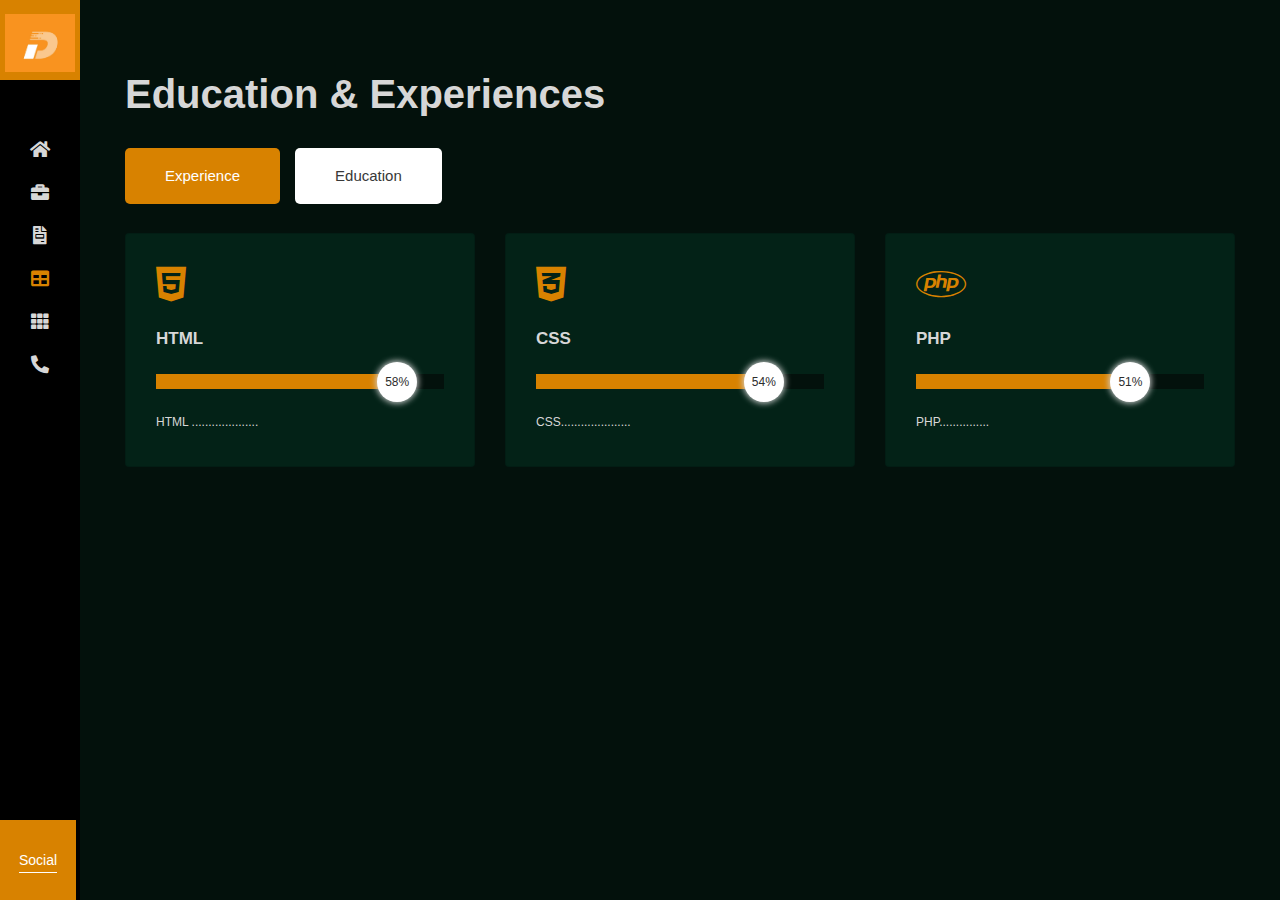
<file: resume.html>
<!DOCTYPE html>
<html lang="en">

<head>
    <meta charset="utf-8">
    <meta name="author" content="Abdullah AL Numan" />
    <meta name="keywords" content="Lico HTML5 Template" />
    <meta name="description" content="Lico Personal Portfolio Resume HTML5 Template">
    <meta name="viewport" content="width=device-width, initial-scale=1">
    <meta http-equiv="X-UA-Compatible" content="IE=edge">

    <title>Dev | Resume</title>

    <!-- Apple Favicon -->
    <link rel="apple-touch-icon" href="img/logo/favicon.png">

    <!-- All Device Favicon -->
    <link rel="icon" href="img/logo/icon.png">

    <!-- Bootstrap -->
    <link rel="stylesheet" href="css/bootstrap.min.css">

    <!-- Font Awesome -->
    <link rel="stylesheet" href="css/fontawesome.min.css">

    <!-- Venobox -->
    <link rel="stylesheet" href="css/venobox.min.css">

    <!-- Animate -->
    <link rel="stylesheet" href="css/animate.min.css">

    <!-- Normalize -->
    <link rel="stylesheet" href="css/normalize.css">

    <!-- Default -->
    <link rel="stylesheet" href="css/default.css">

    <!-- Style -->
    <link rel="stylesheet" href="css/style.css">

    <!-- Responsive -->
    <link rel="stylesheet" href="css/responsive.css">
</head>

<body>

    <div id="main-wrapper">
        <header>
            <!-- Side Nav Start -->
            <nav class="side-nav">
                <div class="container">
                    <!-- Logo Btn Start -->
                    <div class="logo-btn">
                        <!-- Logo Start -->
                        <div class="logo">
                            <a href="index.html"><img src="img/logo/logo.png" alt="Logo"></a>
                        </div>
                        <!-- Logo End -->
                        <!-- Manu Btn Start -->
                        <button class="manu-btn">
                            <span></span>
                            <span></span>
                            <span></span>
                        </button>
                        <!-- Manu Btn End -->
                    </div>
                    <!-- Logo Btn End -->
                    <!-- Main Manu Start -->
                    <div class="main-manu">
                        <div class="overlay"></div>
                        <ul>
                            <li>
                                <a href="index.html"><i class="fas fa-home"></i>
                                    <span>Home</span>
                                </a>
                            </li>
                            <li>
                                <a href="portfolio.html"><i class="fas fa-briefcase"></i>
                                    <span>Portfolio</span>
                                </a>
                            </li>
                            <li>
                                <a href="about.html"><i class="fas fa-file-invoice"></i>
                                    <span>About</span>
                                </a>
                            </li>
                            <li>
                                <a href="resume.html" class="active"><i class="fas fa-table"></i>
                                    <span>Resume</span>
                                </a>
                            </li>
                            <li>
                                <a href="services.html"><i class="fas fa-th"></i>
                                    <span>Services</span>
                                </a>
                            </li>
                            <li>
                                <!-- <a href="blog.html"><i class="fab fa-blogger-b"></i>
                                    <span>Blog</span>
                                </a> -->
                            </li>
                            <li>
                                <a href="contact.html"><i class="fas fa-phone-alt"></i>
                                    <span>Contact</span>
                                </a>
                            </li>
                        </ul>
                    </div>
                    <!-- Main Manu End -->
                    <!-- Social Item Start -->
                    <div class="social-item">
                        <span class="social-title">Social</span>
                        <ul>
                            <li><a href="https://www.facebook.com/dasing.dev"><i class="fab fa-facebook-f"></i></a></li>
                             <li><a href="https://www.instagram.com/dev.jangrad7/"><i class="fab fa-linkedin-in"></i></a></li>
                       
                        </ul>
                    </div>
                    <!-- Social Item End -->
                </div>
            </nav>
            <!-- Side Nav End -->
        </header>
        <main>
            <!-- Resume Start -->
            <section class="resume">
                <div class="container">
                    <div class="title">
                        <h2>Education & Experiences</h2>
                    </div>
                    <!-- Resume Tabs Start -->
                    <div class="resume-tab">
                        <ul class="nav nav-tabs" id="myTab" role="tablist">
                            <li class="nav-item" role="presentation">
                                <a class="nav-link btn-anime active" id="experience-tab" data-toggle="tab" href="#experience" role="tab" aria-controls="experience" aria-selected="true">Experience</a>
                            </li>
                            <li class="nav-item" role="presentation">
                                <a class="nav-link btn-anime" id="education-tab" data-toggle="tab" href="#education" role="tab" aria-controls="education" aria-selected="false">Education</a>
                            </li>
                        </ul>
                        <div class="tab-content" id="myTabContent">
                            <div class="tab-pane fade show active" id="experience" role="tabpanel" aria-labelledby="experience-tab">
                                <div class="row">
                                    <div class="col-md-6 col-lg-4">
                                        <div class="card">
                                            <div class="card-body">
                                                <div class="resume-icon">
                                                    <i class="fab fa-html5"></i>
                                                </div>
                                                <div class="resume-progres">
                                                    <h5>Html</h5>
                                                    <div class="progress">
                                                        <div class="progress-bar wow animate__slideInLeft" data-wow-duration="1.5s" data-wow-delay="0s" role="progressbar" style="width: 90%;" aria-valuenow="90" aria-valuemin="0" aria-valuemax="100">
                                                            <div class="pur-count">
                                                                <span class="counter">90</span>%
                                                            </div>  
                                                        </div>
                                                    </div>
                                                    <p>HTML ....................</p>
                                                </div>
                                            </div>
                                        </div>
                                    </div>
                                    <div class="col-md-6 col-lg-4">
                                        <div class="card">
                                            <div class="card-body">
                                                <div class="resume-icon">
                                                    <i class="fab fa-css3-alt"></i>
                                                </div>
                                                <div class="resume-progres">
                                                    <h5>Css</h5>
                                                    <div class="progress">
                                                        <div class="progress-bar wow animate__slideInLeft" data-wow-duration="1.5s" data-wow-delay="0s" role="progressbar" style="width: 85%;" aria-valuenow="85" aria-valuemin="0" aria-valuemax="100">
                                                            <div class="pur-count">
                                                                <span class="counter">85</span>%
                                                            </div>
                                                        </div>
                                                    </div>
                                                    <p>CSS.....................</p>
                                                </div>
                                            </div>
                                        </div>
                                    </div>
                                    <div class="col-md-6 col-lg-4">
                                        <div class="card">
                                            <div class="card-body">
                                                <div class="resume-icon">
                                                    <i class="fab fa-php"></i>
                                                </div>
                                                <div class="resume-progres">
                                                    <h5>Php</h5>
                                                    <div class="progress">
                                                        <div class="progress-bar wow animate__slideInLeft" data-wow-duration="1.5s" data-wow-delay="0s" role="progressbar" style="width: 80%;" aria-valuenow="80" aria-valuemin="0" aria-valuemax="100">
                                                            <div class="pur-count">
                                                                <span class="counter">80</span>%
                                                            </div>
                                                        </div>
                                                    </div>
                                                    <p>PHP...............</p>
                                                </div>
                                            </div>
                                        </div>
                                    </div>
                            <div class="tab-pane fade" id="education" role="tabpanel" aria-labelledby="education-tab">
                                <div class="row">
                                    <div class="col-md-6 col-lg-4">
                                        <div class="card">
                                            <div class="card-body">
                                                <div class="resume-icon">
                                                    <i class="fas fa-laptop-code"></i>
                                                </div>
                                                <h5>B.COM</h5>
                                                <h6>HINDU COLLEGE</h6>
                                                <!-- <p>Harvard University is my sit amet, con sectetur adipisicing elit.</p> -->
                                            </div>
                                        </div>
                                    </div>
                                    <div class="col-md-6 col-lg-4">
                                        <div class="card">
                                            <div class="card-body">
                                                <div class="resume-icon">
                                                    <i class="fas fa-university"></i>
                                                </div>
                                                <h5>University Graduation</h5>
                                                <h6>Mahrishi Dayananad University</h6>
                                                <!-- <p>MD University is my sit amet, con sectetur adipisicing elit.</p> -->
                                            </div>
                                        </div>
                                    </div>
                                    <div class="col-md-6 col-lg-4">
                                        <div class="card">
                                            <div class="card-body">
                                                <div class="resume-icon">
                                                    <i class="fas fa-graduation-cap"></i>
                                                </div>
                                                <h5>Computer Seience</h5>
                                                <h6>Mahrishi Dayananad University</h6>
                                                <!-- <p>Harvard University is my sit amet, con sectetur adipisicing elit.</p> -->
                                            </div>
                                        </div>
                                    </div>
                                    <div class="col-md-6 col-lg-4">
                                        <!-- <div class="card">
                                            <div class="card-body">
                                                <div class="resume-icon">
                                                    <i class="fas fa-edit"></i>
                                                </div>
                                                <h5>Envato Market</h5>
                                                <h6>Envato University - 2014-2020</h6>
                                                <p>Harvard University is my sit amet, con sectetur adipisicing elit.</p>
                                            </div>
                                        </div> -->
                                    </div>
                                    <div class="col-md-6 col-lg-4">
                                        <!-- <div class="card">
                                            <div class="card-body">
                                                <div class="resume-icon">
                                                    <i class="fas fa-globe"></i>
                                                </div>
                                                <h5>Master of Programming</h5>
                                                <h6>Califonia IT University - 2012-2016</h6>
                                                <p>Harvard University is my sit amet, con sectetur adipisicing elit.</p>
                                            </div>
                                        </div> -->
                                    </div>
                                    <div class="col-md-6 col-lg-4">
                                        <!-- <div class="card">
                                            <div class="card-body">
                                                <div class="resume-icon">
                                                    <i class="fas fa-map-marker-alt"></i>
                                                </div>
                                                <h5>Jobs & Workplace</h5>
                                                <h6>CD Road California USA - 2010-2017</h6>
                                                <p>Harvard University is my sit amet, con sectetur adipisicing elit.</p>
                                            </div>
                                        </div> -->
                                    </div>
                                </div>
                            </div>
                        </div>
                    </div>
                    <!-- Resume Tabs End -->
                </div>
            </section>
            <!-- Resume End -->
        </main>
    </div>

    <!-- jQuery -->
    <script src="js/vendor/jquery-3.5.1.min.js"></script>

    <!-- Bootstrap -->
    <script src="js/vendor/bootstrap.min.js"></script>

    <!-- Popper -->
    <script src="js/vendor/popper.min.js"></script>

    <!-- Nice Scroll -->
    <script src="js/vendor/nicescroll.min.js"></script>

    <!-- Images Loaded -->
    <script src="js/vendor/imagesloaded.min.js"></script>

    <!-- Isotope -->
    <script src="js/vendor/isotope.min.js"></script>

    <!-- Venobox -->
    <script src="js/vendor/venobox.min.js"></script>

    <!-- Wow -->
    <script src="js/vendor/wow.min.js"></script>

    <!-- Retina -->
    <script src="js/vendor/retina.min.js"></script>

    <!-- Waypoints -->
    <script src="js/vendor/waypoints.min.js"></script>

    <!-- Counter Up -->
    <script src="js/vendor/counterup.min.js"></script>

    <!-- Index -->
    <script src="js/main.js"></script>
</body>


<!-- Mirrored from demo.dstudio.asia/lico/dark/lico_dark_image/resume.html by HTTrack Website Copier/3.x [XR&CO'2014], Fri, 12 Aug 2022 05:20:51 GMT -->
</html>
</file>
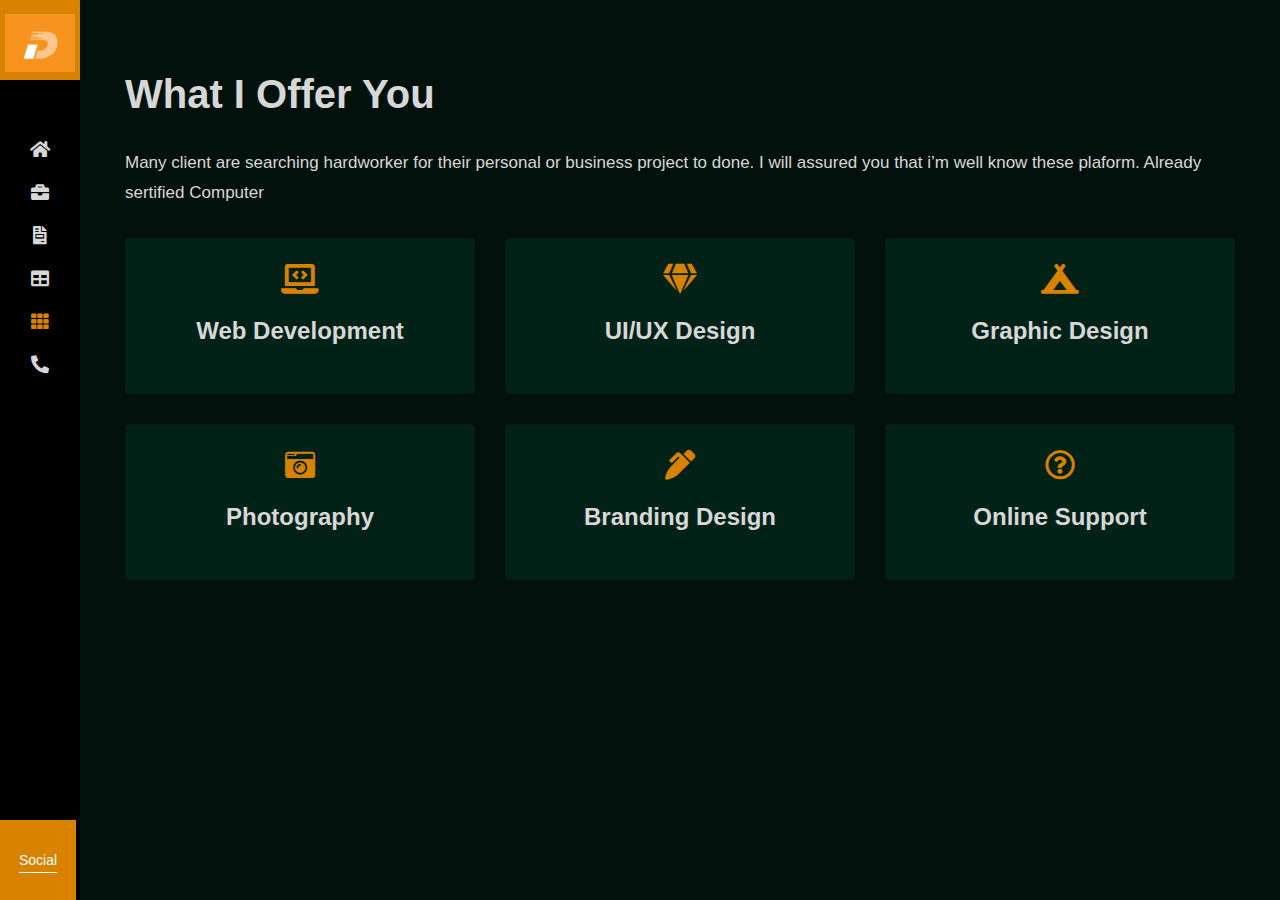
<file: services.html>
<!DOCTYPE html>
<html lang="en">


<!-- Mirrored from demo.dstudio.asia/lico/dark/lico_dark_image/services.html by HTTrack Website Copier/3.x [XR&CO'2014], Fri, 12 Aug 2022 05:20:51 GMT -->
<head>
    <meta charset="utf-8">
    <meta name="author" content="Abdullah AL Numan" />
    <meta name="keywords" content="Lico HTML5 Template" />
    <meta name="description" content="Lico Personal Portfolio Resume HTML5 Template">
    <meta name="viewport" content="width=device-width, initial-scale=1">
    <meta http-equiv="X-UA-Compatible" content="IE=edge">

    <title>Lico | Personal/Portfolio/Resume Template</title>

    <!-- Apple Favicon -->
    <link rel="apple-touch-icon" href="img/logo/favicon.png">

    <!-- All Device Favicon -->
    <link rel="icon" href="img/logo/icon.png">

    <!-- Bootstrap -->
    <link rel="stylesheet" href="css/bootstrap.min.css">

    <!-- Font Awesome -->
    <link rel="stylesheet" href="css/fontawesome.min.css">

    <!-- Venobox -->
    <link rel="stylesheet" href="css/venobox.min.css">

    <!-- Animate -->
    <link rel="stylesheet" href="css/animate.min.css">

    <!-- Normalize -->
    <link rel="stylesheet" href="css/normalize.css">

    <!-- Default -->
    <link rel="stylesheet" href="css/default.css">

    <!-- Style -->
    <link rel="stylesheet" href="css/style.css">

    <!-- Responsive -->
    <link rel="stylesheet" href="css/responsive.css">
</head>

<body>

    <div id="main-wrapper">
        <header>
            <!-- Side Nav Start -->
            <nav class="side-nav">
                <div class="container">
                    <!-- Logo Btn Start -->
                    <div class="logo-btn">
                        <!-- Logo Start -->
                        <div class="logo">
                            <a href="index.html"><img src="img/logo/logo.png" alt="Logo"></a>
                        </div>
                        <!-- Logo End -->
                        <!-- Manu Btn Start -->
                        <button class="manu-btn">
                            <span></span>
                            <span></span>
                            <span></span>
                        </button>
                        <!-- Manu Btn End -->
                    </div>
                    <!-- Logo Btn End -->
                    <!-- Main Manu Start -->
                    <div class="main-manu">
                        <div class="overlay"></div>
                        <ul>
                            <li>
                                <a href="index.html"><i class="fas fa-home"></i>
                                    <span>Home</span>
                                </a>
                            </li>
                            <li>
                                <a href="portfolio.html"><i class="fas fa-briefcase"></i>
                                    <span>Portfolio</span>
                                </a>
                            </li>
                            <li>
                                <a href="about.html"><i class="fas fa-file-invoice"></i>
                                    <span>About</span>
                                </a>
                            </li>
                            <li>
                                <a href="resume.html"><i class="fas fa-table"></i>
                                    <span>Resume</span>
                                </a>
                            </li>
                            <li>
                                <a href="services.html" class="active"><i class="fas fa-th"></i>
                                    <span>Services</span>
                                </a>
                            </li>
                            <li>
                                <!-- <a href="blog.html"><i class="fab fa-blogger-b"></i>
                                    <span>Blog</span>
                                </a> -->
                            </li>
                            <li>
                                <a href="contact.html"><i class="fas fa-phone-alt"></i>
                                    <span>Contact</span>
                                </a>
                            </li>
                        </ul>
                    </div>
                    <!-- Main Manu End -->
                    <!-- Social Item Start -->
                    <div class="social-item">
                        <span class="social-title">Social</span>
                        <ul>
                            <li><a href="https://www.facebook.com/dasing.dev"><i class="fab fa-facebook-f"></i></a></li>
                            <li><a href="https://www.instagram.com/dev.jangrad7/"><i class="fab fa-linkedin-in"></i></a></li>
                       
                        </ul>
                    </div>
                    <!-- Social Item End -->
                </div>
            </nav>
            <!-- Side Nav End -->
        </header>
        <main>

            <!-- Services Start -->
            <section class="services">
                <div class="container">
                    <div class="title">
                        <h2>What I Offer You</h2>
                        <p class="des-text">Many client are searching hardworker for their personal or business project to done. I will assured you that i’m well know these plaform. Already sertified Computer</p>
                    </div>
                    <div class="row">
                        <div class="col-md-6 col-lg-4">
                            <div class="card">
                                <div class="card-body">
                                    <div class="services-icon">
                                        <i class="fas fa-laptop-code"></i>
                                    </div>
                                    <h4>Web Development</h4>
                                    <!-- <p>Packages andpage editors now use default model text.</p> -->
                                </div>
                            </div>
                        </div>
                        <div class="col-md-6 col-lg-4">
                            <div class="card">
                                <div class="card-body">
                                    <div class="services-icon">
                                        <i class="fas fa-gem"></i>
                                    </div>
                                    <h4>UI/UX Design</h4>
                                    <!-- <p>Packages andpage editors now use default model text.</p> -->
                                </div>
                            </div>
                        </div>
                        <div class="col-md-6 col-lg-4">
                            <div class="card">
                                <div class="card-body">
                                    <div class="services-icon">
                                        <i class="fas fa-campground"></i>
                                    </div>
                                    <h4>Graphic Design</h4>
                                    <!-- <p>Packages andpage editors now use default model text.</p> -->
                                </div>
                            </div>
                        </div>
                        <div class="col-md-6 col-lg-4">
                            <div class="card">
                                <div class="card-body">
                                    <div class="services-icon">
                                        <i class="fas fa-camera-retro"></i>
                                    </div>
                                    <h4>Photography</h4>
                                    <!-- <p>Packages andpage editors now use default model text.</p> -->
                                </div>
                            </div>
                        </div>
                        <div class="col-md-6 col-lg-4">
                            <div class="card">
                                <div class="card-body">
                                    <div class="services-icon">
                                        <i class="fas fa-pen-alt"></i>
                                    </div>
                                    <h4>Branding Design</h4>
                                    <!-- <p>Packages andpage editors now use default model text.</p> -->
                                </div>
                            </div>
                        </div>
                        <div class="col-md-6 col-lg-4">
                            <div class="card">
                                <div class="card-body">
                                    <div class="services-icon">
                                        <i class="far fa-question-circle"></i>
                                    </div>
                                    <h4>Online Support</h4>
                                    <!-- <p>Packages andpage editors now use default model text.</p> -->
                                </div>
                            </div>
                        </div>
                    </div>
                </div>
            </section>
            <!-- Services End -->

        </main>
    </div>

    <!-- jQuery -->
    <script src="js/vendor/jquery-3.5.1.min.js"></script>

    <!-- Bootstrap -->
    <script src="js/vendor/bootstrap.min.js"></script>

    <!-- Popper -->
    <script src="js/vendor/popper.min.js"></script>

    <!-- Nice Scroll -->
    <script src="js/vendor/nicescroll.min.js"></script>

    <!-- Images Loaded -->
    <script src="js/vendor/imagesloaded.min.js"></script>

    <!-- Isotope -->
    <script src="js/vendor/isotope.min.js"></script>

    <!-- Venobox -->
    <script src="js/vendor/venobox.min.js"></script>

    <!-- Wow -->
    <script src="js/vendor/wow.min.js"></script>

    <!-- Retina -->
    <script src="js/vendor/retina.min.js"></script>

    <!-- Waypoints -->
    <script src="js/vendor/waypoints.min.js"></script>

    <!-- Counter Up -->
    <script src="js/vendor/counterup.min.js"></script>

    <!-- Index -->
    <script src="js/main.js"></script>
</body>


<!-- Mirrored from demo.dstudio.asia/lico/dark/lico_dark_image/services.html by HTTrack Website Copier/3.x [XR&CO'2014], Fri, 12 Aug 2022 05:20:51 GMT -->
</html>
</file>
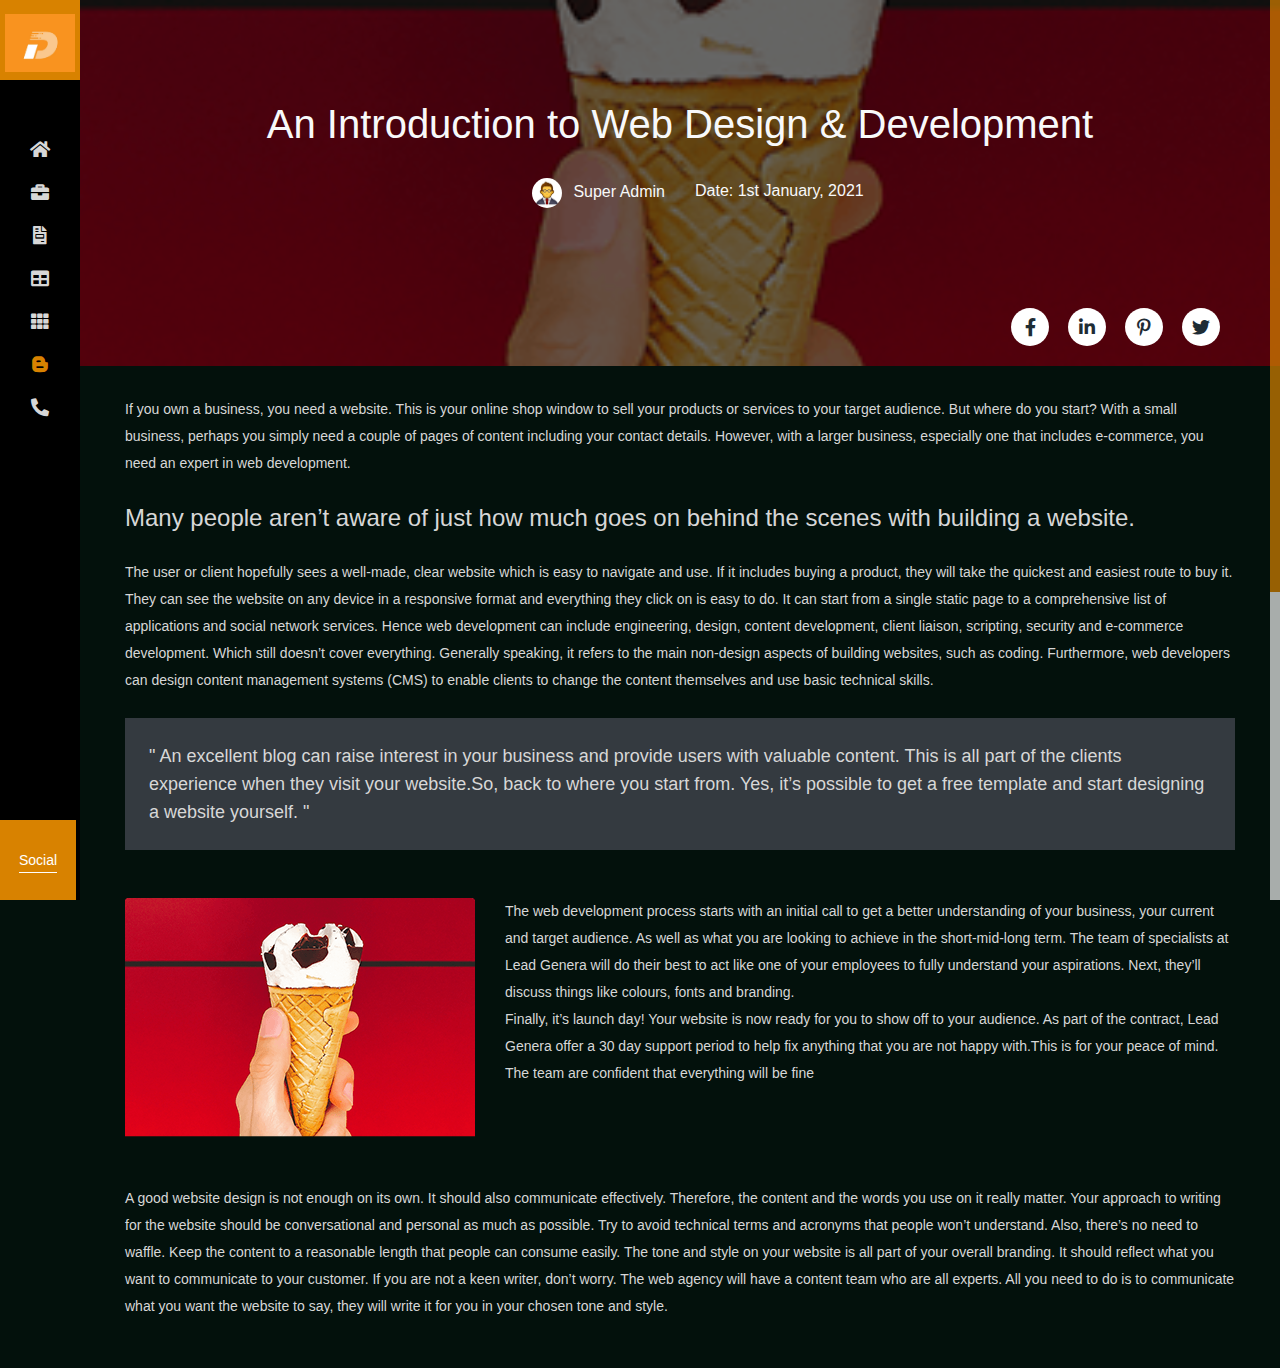
<file: single-blog.html>
<!DOCTYPE html>
<html lang="en">


<!-- Mirrored from demo.dstudio.asia/lico/dark/lico_dark_image/single-blog.html by HTTrack Website Copier/3.x [XR&CO'2014], Fri, 12 Aug 2022 05:20:53 GMT -->
<head>
    <meta charset="utf-8">
    <meta name="author" content="Abdullah AL Numan" />
    <meta name="keywords" content="Lico HTML5 Template" />
    <meta name="description" content="Lico Personal Portfolio Resume HTML5 Template">
    <meta name="viewport" content="width=device-width, initial-scale=1">
    <meta http-equiv="X-UA-Compatible" content="IE=edge">

    <title>Lico | Personal/Portfolio/Resume Template</title>

    <!-- Apple Favicon -->
    <link rel="apple-touch-icon" href="img/logo/favicon.png">

    <!-- All Device Favicon -->
    <link rel="icon" href="img/logo/icon.png">

    <!-- Bootstrap -->
    <link rel="stylesheet" href="css/bootstrap.min.css">

    <!-- Font Awesome -->
    <link rel="stylesheet" href="css/fontawesome.min.css">

    <!-- Venobox -->
    <link rel="stylesheet" href="css/venobox.min.css">

    <!-- Animate -->
    <link rel="stylesheet" href="css/animate.min.css">

    <!-- Normalize -->
    <link rel="stylesheet" href="css/normalize.css">

    <!-- Default -->
    <link rel="stylesheet" href="css/default.css">

    <!-- Style -->
    <link rel="stylesheet" href="css/style.css">

    <!-- Responsive -->
    <link rel="stylesheet" href="css/responsive.css">
</head>

<body>

    <div id="main-wrapper">
        <header>
            <!-- Side Nav Start -->
            <nav class="side-nav">
                <div class="container">
                    <!-- Logo Btn Start -->
                    <div class="logo-btn">
                        <!-- Logo Start -->
                        <div class="logo">
                            <a href="index.html"><img src="img/logo/logo.png" alt="Logo"></a>
                        </div>
                        <!-- Logo End -->
                        <!-- Manu Btn Start -->
                        <button class="manu-btn">
                            <span></span>
                            <span></span>
                            <span></span>
                        </button>
                        <!-- Manu Btn End -->
                    </div>
                    <!-- Logo Btn End -->
                    <!-- Main Manu Start -->
                    <div class="main-manu">
                        <div class="overlay"></div>
                        <ul>
                            <li>
                                <a href="index.html"><i class="fas fa-home"></i>
                                    <span>Home</span>
                                </a>
                            </li>
                            <li>
                                <a href="portfolio.html"><i class="fas fa-briefcase"></i>
                                    <span>Portfolio</span>
                                </a>
                            </li>
                            <li>
                                <a href="about.html"><i class="fas fa-file-invoice"></i>
                                    <span>About</span>
                                </a>
                            </li>
                            <li>
                                <a href="resume.html"><i class="fas fa-table"></i>
                                    <span>Resume</span>
                                </a>
                            </li>
                            <li>
                                <a href="services.html"><i class="fas fa-th"></i>
                                    <span>Services</span>
                                </a>
                            </li>
                            <li>
                                <a href="blog.html" class="active"><i class="fab fa-blogger-b"></i>
                                    <span>Blog</span>
                                </a>
                            </li>
                            <li>
                                <a href="contact.html"><i class="fas fa-phone-alt"></i>
                                    <span>Contact</span>
                                </a>
                            </li>
                        </ul>
                    </div>
                    <!-- Main Manu End -->
                    <!-- Social Item Start -->
                    <div class="social-item">
                        <span class="social-title">Social</span>
                        <ul>
                            <li><a href="https://www.facebook.com/dasing.dev"><i class="fab fa-facebook-f"></i></a></li>
                            <li><a href="https://www.instagram.com/dev.jangrad7/"><i class="fab fa-linkedin-in"></i></a></li>
                       
                        </ul>
                    </div>
                    <!-- Social Item End -->
                </div>
            </nav>
            <!-- Side Nav End -->
        </header>
        <main>

            <!-- Blog Start -->
            <section class="single-blog">
                <div class="featured-image">
                    
                    <div class="featured-content">
                        <div class="blog-title">
                            <h2 class="title text-light text-center">An Introduction to Web Design & Development</h2>
                        </div>
                        <div class="blog-writer">
                            <div class="row mx-0">
                                <div class="col-md-6 col-12 writer">
                                    <img src="img/blog/writer.jpg" alt="Image">
                                    <span class="text-light ml-2">Super Admin</span>
                                </div>
                                <div class="col-md-6 col-12 date">
                                    <span class="text-light">Date: 1st January, 2021</span>
                                </div>
                            </div>
                        </div>
                    </div>
                    
                    <div class="container">
                        <div class="single-social">
                            <ul>
                                <li><a href="#" data-sharer="facebook" data-url="http://127.0.0.1:5500/light/lico_light/single-blog.html"><i class="fab fa-facebook-f"></i></a></li>
                                <li><a href="#" data-sharer="linkedin" data-url="http://127.0.0.1:5500/light/lico_light/single-blog.html"><i class="fab fa-linkedin-in"></i></a></li>
                                <li><a href="#" data-sharer="pinterest" data-url="http://127.0.0.1:5500/light/lico_light/single-blog.html"><i class="fab fa-pinterest-p"></i></a></li>
                                <li><a href="#" data-sharer="twitter" data-url="http://127.0.0.1:5500/light/lico_light/single-blog.html"><i class="fab fa-twitter"></i></a></li>
                            </ul>
                        </div>
                    </div>
                </div>
                
                <div class="container">
                    <div class="single-content">
                        <div class="content mb-5">
                            <p>
                                If you own a business, you need a website. This is your online shop window to sell your products or services to your target audience. But where do you start?
                                With a small business, perhaps you simply need a couple of pages of content including your contact details. However, with a larger business, especially one that includes e-commerce, you need an expert in web development.
                            </p>
                            <h4 class="my-4">
                                Many people aren’t aware of just how much goes on behind the scenes with building a website.
                            </h4>
                            <p>
                                The user or client hopefully sees a well-made, clear website which is easy to navigate and use. If it includes buying a product, they will take the quickest and easiest route to buy it. They can see the website on any device in a responsive format and everything they click on is easy to do.

                                It can start from a single static page to a comprehensive list of applications and social network services. Hence web development can include engineering, design, content development, client liaison, scripting, security and e-commerce development. Which still doesn’t cover everything.

                                Generally speaking, it refers to the main non-design aspects of building websites, such as coding. Furthermore, web developers can design content management systems (CMS) to enable clients to change the content themselves and use basic technical skills.
                            </p>

                            <div class="blog_highlights mt-4 p-4 bg-dark">
                                <h6>
                                    " An excellent blog can raise interest in your business and provide users with valuable content. This is all part of the clients experience when they visit your website.So, back to where you start from. Yes, it’s possible to get a free template and start designing a website yourself. "
                                </h6>
                            </div>

                            <div class="row my-5">
                                <div class="col-md-4">
                                    <img class="img-fluid" src="img/blog/blog-img-2.png" alt="blog image">
                                </div>
                                <div class="col-md-8">
                                    <p>
                                        The web development process starts with an initial call to get a better understanding of your business, your current and target audience. As well as what you are looking to achieve in the short-mid-long term.

                                        The team of specialists at Lead Genera will do their best to act like one of your employees to fully understand your aspirations. Next, they’ll discuss things like colours, fonts and branding.
                                    </p>
                                    <p>
                                        Finally, it’s launch day! Your website is now ready for you to show off to your audience. As part of the contract, Lead Genera offer a 30 day support period to help fix anything that you are not happy with.This is for your peace of mind. The team are confident that everything will be fine
                                    </p>
                                </div>
                            </div>

                            <p>
                                A good website design is not enough on its own. It should also communicate effectively. Therefore, the content and the words you use on it really matter.

                                Your approach to writing for the website should be conversational and personal as much as possible. Try to avoid technical terms and acronyms that people won’t understand.

                                Also, there’s no need to waffle. Keep the content to a reasonable length that people can consume easily. The tone and style on your website is all part of your overall branding.

                                It should reflect what you want to communicate to your customer. If you are not a keen writer, don’t worry. The web agency will have a content team who are all experts.

                                All you need to do is to communicate what you want the website to say, they will write it for you in your chosen tone and style.
                            </p>
                        </div>
                    </div>
                </div>
            </section>
            <!-- Blog End -->

        </main>
    </div>

    <!-- jQuery -->
    <script src="js/vendor/jquery-3.5.1.min.js"></script>

    <!-- Bootstrap -->
    <script src="js/vendor/bootstrap.min.js"></script>

    <!-- Popper -->
    <script src="js/vendor/popper.min.js"></script>

    <!-- Nice Scroll -->
    <script src="js/vendor/nicescroll.min.js"></script>

    <!-- Images Loaded -->
    <script src="js/vendor/imagesloaded.min.js"></script>

    <!-- Isotope -->
    <script src="js/vendor/isotope.min.js"></script>

    <!-- Venobox -->
    <script src="js/vendor/venobox.min.js"></script>

    <!-- Wow -->
    <script src="js/vendor/wow.min.js"></script>

    <!-- Retina -->
    <script src="js/vendor/retina.min.js"></script>

    <!-- Waypoints -->
    <script src="js/vendor/waypoints.min.js"></script>

    <!-- Counter Up -->
    <script src="js/vendor/counterup.min.js"></script>

    <!-- Share js -->
    <script src="js/vendor/sharer.min.js"></script>

    <!-- Index -->
    <script src="js/main.js"></script>

</body>


<!-- Mirrored from demo.dstudio.asia/lico/dark/lico_dark_image/single-blog.html by HTTrack Website Copier/3.x [XR&CO'2014], Fri, 12 Aug 2022 05:20:54 GMT -->
</html>
</file>
<file: css/default.css>
@charset "utf-8";

/*
Theme Name: HTML5 Template
Theme URI: 
Desing by: Suvro
Developed by: Abdullah Al Numan 
Author: Suvro
Version: 1.0
License: 
Tags: 
*/


/*====================
	 Default
======================*/

html,
body,
div,
span,
applet,
object,
iframe,
h1,
h2,
h3,
h4,
h5,
h6,
p,
blockquote,
pre,
a,
abbr,
acronym,
address,
big,
cite,
code,
del,
dfn,
em,
img,
ins,
kbd,
q,
s,
samp,
small,
strike,
strong,
sub,
sup,
tt,
var,
b,
u,
i,
center,
dl,
dt,
dd,
ol,
ul,
li,
fieldset,
form,
label,
legend,
table,
caption,
tbody,
tfoot,
thead,
tr,
th,
td,
article,
aside,
canvas,
details,
embed,
figure,
figcaption,
footer,
header,
hgroup,
menu,
nav,
output,
ruby,
section,
summary,
time,
mark,
audio,
video {
    margin: 0;
    padding: 0;
    border: 0;
    vertical-align: baseline;
}

article,
aside,
details,
figcaption,
figure,
footer,
header,
hgroup,
menu,
nav,
section {
    display: block;
}

body {
    line-height: 1;
}

ol,
ul {
    list-style: none;
}

blockquote,
q {
    quotes: none;
}

blockquote:before,
blockquote:after,
q:before,
q:after {
    content: '';
    content: none;
}

table {
    border-collapse: collapse;
    border-spacing: 0;
}

ul,
ol {
    margin: 0;
    padding: 0;
}

ul li,
ol li {
    margin: 0;
    padding: 0;
    list-style: none;
}

img {
    vertical-align: middle;
    max-width: 100%;
}

iframe {
    max-width: 100%;
}

del {
    text-decoration: line-through;
}

table {
    width: 100%;
    max-width: 100%;
}

table th {
    vertical-align: top;
    font-size: 16px;
    font-weight: 400;
}

pre {
    display: block;
    word-break: break-all;
    word-wrap: break-word;
}

textarea {
    border-radius: 0;
    font-size: 15px;
    resize: initial;
    letter-spacing: 1.2px !important;
    -webkit-box-sizing: border-box;
    -moz-box-sizing: border-box;
    -ms-box-sizing: border-box;
    box-sizing: border-box;
    line-height: 1.4;
    padding: 10px !important;
    width: 100%;
    border: 1px solid #EEEEEE;
    transition: all 0.4s ease;
}

strong {
    font-weight: 700;
}

blockquote,
q {
    quotes: none;
}

blockquote:before,
blockquote:after,
q:before,
q:after {
    content: '';
    content: none;
}

input[type="text"],
input[type="password"],
input[type="datetime"],
input[type="datetime-local"],
input[type="date"],
input[type="month"],
input[type="time"],
input[type="week"],
input[type="number"],
input[type="email"],
input[type="url"],
input[type="search"],
input[type="tel"],
input[type="color"],
.uneditable-input,
select {
    border-radius: 0;
    font-size: 15px;
    min-width: auto;
    letter-spacing: 1.4px;
    box-sizing: border-box;
    line-height: 1.6;
    height: 40px;
    padding: 10px 14px;
    vertical-align: middle;
    border: 1px solid #EEEEEE;
    transition: all 0.4s ease;
}

textarea:focus,
input[type="text"]:focus,
input[type="password"]:focus,
input[type="datetime"]:focus,
input[type="datetime-local"]:focus,
input[type="date"]:focus,
input[type="month"]:focus,
input[type="time"]:focus,
input[type="week"]:focus,
input[type="number"]:focus,
input[type="email"]:focus,
input[type="url"]:focus,
input[type="search"]:focus,
input[type="tel"]:focus,
input[type="color"]:focus,
.uneditable-input:focus {
    border-color: #CCCCCC;
    background: #EEEEEE;
}

input[type="submit"] {
    padding: 13px 15px;
    height: 40px;
    font-size: 15px;
    font-weight: 500;
    text-decoration: none;
    letter-spacing: 0.5px;
    border: none;
    cursor: pointer;
    transition: all 0.4s ease;
}

input[type="submit"]:hover {
    background: #444444;
}

input[type="button"] {
    cursor: pointer;
    transition: all 0.4s ease;
}

.border-box {
    box-sizing: border-box;
}


/*-- Margin Top --*/

.mt-5 {
    margin-top: 5px;
}

.mt-10 {
    margin-top: 10px;
}

.mt-15 {
    margin-top: 15px;
}

.mt-20 {
    margin-top: 20px;
}

.mt-25 {
    margin-top: 25px;
}

.mt-30 {
    margin-top: 30px;
}

.mt-35 {
    margin-top: 35px;
}

.mt-40 {
    margin-top: 40px;
}

.mt-45 {
    margin-top: 45px;
}

.mt-50 {
    margin-top: 50px;
}

.mt-55 {
    margin-top: 55px;
}

.mt-60 {
    margin-top: 60px;
}

.mt-65 {
    margin-top: 65px;
}

.mt-70 {
    margin-top: 70px;
}

.mt-75 {
    margin-top: 75px;
}

.mt-80 {
    margin-top: 80px;
}

.mt-85 {
    margin-top: 85px;
}

.mt-90 {
    margin-top: 90px;
}

.mt-95 {
    margin-top: 95px;
}

.mt-100 {
    margin-top: 100px;
}

.mt-105 {
    margin-top: 105px;
}

.mt-110 {
    margin-top: 110px;
}

.mt-115 {
    margin-top: 115px;
}

.mt-120 {
    margin-top: 120px;
}

.mt-125 {
    margin-top: 125px;
}

.mt-130 {
    margin-top: 130px;
}

.mt-135 {
    margin-top: 135px;
}

.mt-140 {
    margin-top: 140px;
}

.mt-145 {
    margin-top: 145px;
}

.mt-150 {
    margin-top: 150px;
}

.mt-155 {
    margin-top: 155px;
}

.mt-160 {
    margin-top: 160px;
}

.mt-165 {
    margin-top: 165px;
}

.mt-170 {
    margin-top: 170px;
}

.mt-175 {
    margin-top: 175px;
}

.mt-180 {
    margin-top: 180px;
}

.mt-185 {
    margin-top: 185px;
}

.mt-190 {
    margin-top: 190px;
}

.mt-195 {
    margin-top: 195px;
}

.mt-200 {
    margin-top: 200px;
}


/*-- Margin Bottom --*/

.mb-5 {
    margin-bottom: 5px;
}

.mb-10 {
    margin-bottom: 10px;
}

.mb-15 {
    margin-bottom: 15px;
}

.mb-20 {
    margin-bottom: 20px;
}

.mb-25 {
    margin-bottom: 25px;
}

.mb-30 {
    margin-bottom: 30px;
}

.mb-35 {
    margin-bottom: 35px;
}

.mb-40 {
    margin-bottom: 40px;
}

.mb-45 {
    margin-bottom: 45px;
}

.mb-50 {
    margin-bottom: 50px;
}

.mb-55 {
    margin-bottom: 55px;
}

.mb-60 {
    margin-bottom: 60px;
}

.mb-65 {
    margin-bottom: 65px;
}

.mb-70 {
    margin-bottom: 70px;
}

.mb-75 {
    margin-bottom: 75px;
}

.mb-80 {
    margin-bottom: 80px;
}

.mb-85 {
    margin-bottom: 85px;
}

.mb-90 {
    margin-bottom: 90px;
}

.mb-95 {
    margin-bottom: 95px;
}

.mb-100 {
    margin-bottom: 100px;
}

.mb-105 {
    margin-bottom: 105px;
}

.mb-110 {
    margin-bottom: 110px;
}

.mb-115 {
    margin-bottom: 115px;
}

.mb-120 {
    margin-bottom: 120px;
}

.mb-125 {
    margin-bottom: 125px;
}

.mb-130 {
    margin-bottom: 130px;
}

.mb-135 {
    margin-bottom: 135px;
}

.mb-140 {
    margin-bottom: 140px;
}

.mb-145 {
    margin-bottom: 145px;
}

.mb-150 {
    margin-bottom: 150px;
}

.mb-155 {
    margin-bottom: 155px;
}

.mb-160 {
    margin-bottom: 160px;
}

.mb-165 {
    margin-bottom: 165px;
}

.mb-170 {
    margin-bottom: 170px;
}

.mb-175 {
    margin-bottom: 175px;
}

.mb-180 {
    margin-bottom: 180px;
}

.mb-185 {
    margin-bottom: 185px;
}

.mb-190 {
    margin-bottom: 190px;
}

.mb-195 {
    margin-bottom: 195px;
}

.mb-200 {
    margin-bottom: 200px;
}


/*-- Margin Left --*/

.ml-5 {
    margin-left: 5px;
}

.ml-10 {
    margin-left: 10px;
}

.ml-15 {
    margin-left: 15px;
}

.ml-20 {
    margin-left: 20px;
}

.ml-25 {
    margin-left: 25px;
}

.ml-30 {
    margin-left: 30px;
}

.ml-35 {
    margin-left: 35px;
}

.ml-40 {
    margin-left: 40px;
}

.ml-45 {
    margin-left: 45px;
}

.ml-50 {
    margin-left: 50px;
}

.ml-55 {
    margin-left: 55px;
}

.ml-60 {
    margin-left: 60px;
}

.ml-65 {
    margin-left: 65px;
}

.ml-70 {
    margin-left: 70px;
}

.ml-75 {
    margin-left: 75px;
}

.ml-80 {
    margin-left: 80px;
}

.ml-85 {
    margin-left: 85px;
}

.ml-90 {
    margin-left: 90px;
}

.ml-95 {
    margin-left: 95px;
}

.ml-100 {
    margin-left: 100px;
}

.ml-105 {
    margin-left: 105px;
}

.ml-110 {
    margin-left: 110px;
}

.ml-115 {
    margin-left: 115px;
}

.ml-120 {
    margin-left: 120px;
}

.ml-125 {
    margin-left: 125px;
}

.ml-130 {
    margin-left: 130px;
}

.ml-135 {
    margin-left: 135px;
}

.ml-140 {
    margin-left: 140px;
}

.ml-145 {
    margin-left: 145px;
}

.ml-150 {
    margin-left: 150px;
}

.ml-155 {
    margin-left: 155px;
}

.ml-160 {
    margin-left: 160px;
}

.ml-165 {
    margin-left: 165px;
}

.ml-170 {
    margin-left: 170px;
}

.ml-175 {
    margin-left: 175px;
}

.ml-180 {
    margin-left: 180px;
}

.ml-185 {
    margin-left: 185px;
}

.ml-190 {
    margin-left: 190px;
}

.ml-195 {
    margin-left: 195px;
}

.ml-200 {
    margin-left: 200px;
}


/*-- Margin Right --*/

.mr-5 {
    margin-right: 5px;
}

.mr-10 {
    margin-right: 10px;
}

.mr-15 {
    margin-right: 15px;
}

.mr-20 {
    margin-right: 20px;
}

.mr-25 {
    margin-right: 25px;
}

.mr-30 {
    margin-right: 30px;
}

.mr-35 {
    margin-right: 35px;
}

.mr-40 {
    margin-right: 40px;
}

.mr-45 {
    margin-right: 45px;
}

.mr-50 {
    margin-right: 50px;
}

.mr-55 {
    margin-right: 55px;
}

.mr-60 {
    margin-right: 60px;
}

.mr-65 {
    margin-right: 65px;
}

.mr-70 {
    margin-right: 70px;
}

.mr-75 {
    margin-right: 75px;
}

.mr-80 {
    margin-right: 80px;
}

.mr-85 {
    margin-right: 85px;
}

.mr-90 {
    margin-right: 90px;
}

.mr-95 {
    margin-right: 95px;
}

.mr-100 {
    margin-right: 100px;
}

.mr-105 {
    margin-right: 105px;
}

.mr-110 {
    margin-right: 110px;
}

.mr-115 {
    margin-right: 115px;
}

.mr-120 {
    margin-right: 120px;
}

.mr-125 {
    margin-right: 125px;
}

.mr-130 {
    margin-right: 130px;
}

.mr-135 {
    margin-right: 135px;
}

.mr-140 {
    margin-right: 140px;
}

.mr-145 {
    margin-right: 145px;
}

.mr-150 {
    margin-right: 150px;
}

.mr-155 {
    margin-right: 155px;
}

.mr-160 {
    margin-right: 160px;
}

.mr-165 {
    margin-right: 165px;
}

.mr-170 {
    margin-right: 170px;
}

.mr-175 {
    margin-right: 175px;
}

.mr-180 {
    margin-right: 180px;
}

.mr-185 {
    margin-right: 185px;
}

.mr-190 {
    margin-right: 190px;
}

.mr-195 {
    margin-right: 195px;
}

.mr-200 {
    margin-right: 200px;
}


/*-- Padding Top --*/

.pt-5 {
    padding-top: 5px;
}

.pt-10 {
    padding-top: 10px;
}

.pt-15 {
    padding-top: 15px;
}

.pt-20 {
    padding-top: 20px;
}

.pt-25 {
    padding-top: 25px;
}

.pt-30 {
    padding-top: 30px;
}

.pt-35 {
    padding-top: 35px;
}

.pt-40 {
    padding-top: 40px;
}

.pt-45 {
    padding-top: 45px;
}

.pt-50 {
    padding-top: 50px;
}

.pt-55 {
    padding-top: 55px;
}

.pt-60 {
    padding-top: 60px;
}

.pt-65 {
    padding-top: 65px;
}

.pt-70 {
    padding-top: 70px;
}

.pt-75 {
    padding-top: 75px;
}

.pt-80 {
    padding-top: 80px;
}

.pt-85 {
    padding-top: 85px;
}

.pt-90 {
    padding-top: 90px;
}

.pt-95 {
    padding-top: 95px;
}

.pt-100 {
    padding-top: 100px;
}

.pt-105 {
    padding-top: 105px;
}

.pt-110 {
    padding-top: 110px;
}

.pt-115 {
    padding-top: 115px;
}

.pt-120 {
    padding-top: 120px;
}

.pt-125 {
    padding-top: 125px;
}

.pt-130 {
    padding-top: 130px;
}

.pt-135 {
    padding-top: 135px;
}

.pt-140 {
    padding-top: 140px;
}

.pt-145 {
    padding-top: 145px;
}

.pt-150 {
    padding-top: 150px;
}

.pt-155 {
    padding-top: 155px;
}

.pt-160 {
    padding-top: 160px;
}

.pt-165 {
    padding-top: 165px;
}

.pt-170 {
    padding-top: 170px;
}

.pt-175 {
    padding-top: 175px;
}

.pt-180 {
    padding-top: 180px;
}

.pt-185 {
    padding-top: 185px;
}

.pt-190 {
    padding-top: 190px;
}

.pt-195 {
    padding-top: 195px;
}

.pt-200 {
    padding-top: 200px;
}


/*-- Padding Bottom --*/

.pb-5 {
    padding-bottom: 5px;
}

.pb-10 {
    padding-bottom: 10px;
}

.pb-15 {
    padding-bottom: 15px;
}

.pb-20 {
    padding-bottom: 20px;
}

.pb-25 {
    padding-bottom: 25px;
}

.pb-30 {
    padding-bottom: 30px;
}

.pb-35 {
    padding-bottom: 35px;
}

.pb-40 {
    padding-bottom: 40px;
}

.pb-45 {
    padding-bottom: 45px;
}

.pb-50 {
    padding-bottom: 50px;
}

.pb-55 {
    padding-bottom: 55px;
}

.pb-60 {
    padding-bottom: 60px;
}

.pb-65 {
    padding-bottom: 65px;
}

.pb-70 {
    padding-bottom: 70px;
}

.pb-75 {
    padding-bottom: 75px;
}

.pb-80 {
    padding-bottom: 80px;
}

.pb-85 {
    padding-bottom: 85px;
}

.pb-90 {
    padding-bottom: 90px;
}

.pb-95 {
    padding-bottom: 95px;
}

.pb-100 {
    padding-bottom: 100px;
}

.pb-105 {
    padding-bottom: 105px;
}

.pb-110 {
    padding-bottom: 110px;
}

.pb-115 {
    padding-bottom: 115px;
}

.pb-120 {
    padding-bottom: 120px;
}

.pb-125 {
    padding-bottom: 125px;
}

.pb-130 {
    padding-bottom: 130px;
}

.pb-135 {
    padding-bottom: 135px;
}

.pb-140 {
    padding-bottom: 140px;
}

.pb-145 {
    padding-bottom: 145px;
}

.pb-150 {
    padding-bottom: 150px;
}

.pb-155 {
    padding-bottom: 155px;
}

.pb-160 {
    padding-bottom: 160px;
}

.pb-165 {
    padding-bottom: 165px;
}

.pb-170 {
    padding-bottom: 170px;
}

.pb-175 {
    padding-bottom: 175px;
}

.pb-180 {
    padding-bottom: 180px;
}

.pb-185 {
    padding-bottom: 185px;
}

.pb-190 {
    padding-bottom: 190px;
}

.pb-195 {
    padding-bottom: 195px;
}

.pb-200 {
    padding-bottom: 200px;
}


/*-- Padding Left --*/

.pl-5 {
    padding-left: 5px;
}

.pl-10 {
    padding-left: 10px;
}

.pl-15 {
    padding-left: 15px;
}

.pl-20 {
    padding-left: 20px;
}

.pl-25 {
    padding-left: 25px;
}

.pl-30 {
    padding-left: 30px;
}

.pl-35 {
    padding-left: 35px;
}

.pl-40 {
    padding-left: 40px;
}

.pl-45 {
    padding-left: 45px;
}

.pl-50 {
    padding-left: 50px;
}

.pl-55 {
    padding-left: 55px;
}

.pl-60 {
    padding-left: 60px;
}

.pl-65 {
    padding-left: 65px;
}

.pl-70 {
    padding-left: 70px;
}

.pl-75 {
    padding-left: 75px;
}

.pl-80 {
    padding-left: 80px;
}

.pl-85 {
    padding-left: 85px;
}

.pl-90 {
    padding-left: 90px;
}

.pl-95 {
    padding-left: 95px;
}

.pl-100 {
    padding-left: 100px;
}

.pl-105 {
    padding-left: 105px;
}

.pl-110 {
    padding-left: 110px;
}

.pl-115 {
    padding-left: 115px;
}

.pl-120 {
    padding-left: 120px;
}

.pl-125 {
    padding-left: 125px;
}

.pl-130 {
    padding-left: 130px;
}

.pl-135 {
    padding-left: 135px;
}

.pl-140 {
    padding-left: 140px;
}

.pl-145 {
    padding-left: 145px;
}

.pl-150 {
    padding-left: 150px;
}

.pl-155 {
    padding-left: 155px;
}

.pl-160 {
    padding-left: 160px;
}

.pl-165 {
    padding-left: 165px;
}

.pl-170 {
    padding-left: 170px;
}

.pl-175 {
    padding-left: 175px;
}

.pl-180 {
    padding-left: 180px;
}

.pl-185 {
    padding-left: 185px;
}

.pl-190 {
    padding-left: 190px;
}

.pl-195 {
    padding-left: 195px;
}

.pl-200 {
    padding-left: 200px;
}


/*-- Padding Right --*/

.pr-5 {
    padding-right: 5px;
}

.pr-10 {
    padding-right: 10px;
}

.pr-15 {
    padding-right: 15px;
}

.pr-20 {
    padding-right: 20px;
}

.pr-25 {
    padding-right: 25px;
}

.pr-30 {
    padding-right: 30px;
}

.pr-35 {
    padding-right: 35px;
}

.pr-40 {
    padding-right: 40px;
}

.pr-45 {
    padding-right: 45px;
}

.pr-50 {
    padding-right: 50px;
}

.pr-55 {
    padding-right: 55px;
}

.pr-60 {
    padding-right: 60px;
}

.pr-65 {
    padding-right: 65px;
}

.pr-70 {
    padding-right: 70px;
}

.pr-75 {
    padding-right: 75px;
}

.pr-80 {
    padding-right: 80px;
}

.pr-85 {
    padding-right: 85px;
}

.pr-90 {
    padding-right: 90px;
}

.pr-95 {
    padding-right: 95px;
}

.pr-100 {
    padding-right: 100px;
}

.pr-105 {
    padding-right: 105px;
}

.pr-110 {
    padding-right: 110px;
}

.pr-115 {
    padding-right: 115px;
}

.pr-120 {
    padding-right: 120px;
}

.pr-125 {
    padding-right: 125px;
}

.pr-130 {
    padding-right: 130px;
}

.pr-135 {
    padding-right: 135px;
}

.pr-140 {
    padding-right: 140px;
}

.pr-145 {
    padding-right: 145px;
}

.pr-150 {
    padding-right: 150px;
}

.pr-155 {
    padding-right: 155px;
}

.pr-160 {
    padding-right: 160px;
}

.pr-165 {
    padding-right: 165px;
}

.pr-170 {
    padding-right: 170px;
}

.pr-175 {
    padding-right: 175px;
}

.pr-180 {
    padding-right: 180px;
}

.pr-185 {
    padding-right: 185px;
}

.pr-190 {
    padding-right: 190px;
}

.pr-195 {
    padding-right: 195px;
}

.pr-200 {
    padding-right: 200px;
}
</file>
<file: css/style.css>
@charset "utf-8";

/*
Theme Name: Lico Personal Portfolio Resume HTML5 Template
Theme URI: 
Desing by: RT Suvro
Developed by: Abdullah Al Numan 
Author: Abdullah Al Numan
Version: 1.2.1
License: 
Tags: 
*/


/*================================================
[  Table of contents  ]
================================================

    1 Theme Default
	
    2 Side Nav
    
    3 Banner

    4 Portfolio

    5 About

    6 Resume

    7 Services

    8 Blog
    
    9 Single Blog
    
    10 Contact
    
======================================
[ End table content ]
======================================*/


/*=====================
    1 Theme Default
=======================*/


/* Google Fonts */

@import url('https://fonts.googleapis.com/css2?family=Oswald:wght@300;400;500;700&amp;family=Poppins:wght@300;400;500;600;700&amp;display=swap');

/* colors */
:root {
    --global-primary-color: rgb(216, 130, 0);
    /* --global-primary-color: #6CC254; */
    --global-theme-bg : #03110C;
    --global-heading-color : #D7D7D7;
    --global-body-text-color: #D7D7D7;
    --global-button-text-color: #383838;
    --global-button-bg-color: #FFFFFF;
    --global-sidebar-color: #000000;
}

html {
    overflow-x: hidden;
    padding: 0px;
    margin: 0px
}

body {
    margin: 0;
    padding: 0;
    font-family: 'Poppins', sans-serif;
    font-size: 14px;
    line-height: 26px;
    letter-spacing: 0px;
    word-spacing: 0px;
    word-wrap: break-word;
    background: var(--global-theme-bg);
}

h1,
h2,
h3,
h4,
h5,
h6 {
    margin: 0;
    padding: 0;
    font-family: 'Poppins', sans-serif;
    color: var(--global-heading-color);
}

h1 {
    font-size: 54px;
    line-height: 66px;
}

h2 {
    font-size: 40px;
    line-height: 48px;
}

h3 {
    font-size: 32px;
    line-height: 42px;
}

h4 {
    font-size: 24px;
    line-height: 34px;
}

h5 {
    font-size: 20px;
    line-height: 30px;
}

h6 {
    font-size: 18px;
    line-height: 28px;
    color: var(--global-body-text-color);
}

p {
    font-family: 'Poppins', sans-serif;
    font-size: 14px;
    font-weight: 400;
    margin: 0;
    padding: 0;
    line-height: 27px;
    color: var(--global-body-text-color);
}

ul,
ol {
    margin: 0;
    padding: 0;
}

ul li,
ol li {
    list-style: none;
}

a,
button,
.btn,
ol li a,
ul li a {
    letter-spacing: 0;
    text-decoration: none;
    outline: none !important;
    cursor: pointer;
    color: #1E2C34;
    -webkit-transition: all 0.4s ease;
    -moz-transition: all 0.4s ease;
    transition: all 0.4s ease;
}

a:focus,
a:hover,
.btn:focus,
.btn:hover,
ol li a:focus,
ol li a:hover,
ul li a:focus,
ul li a:hover {
    outline: none !important;
    text-decoration: none;
    color: #1E2C34;
}

.btn,
.btn:focus,
input,
input:focus {
    outline: none !important;
    -webkit-box-shadow: 0 0 0 .0em rgba(0, 123, 255, .25) !important;
    box-shadow: 0 0 0 .0em rgba(0, 123, 255, .25) !important;
}

::-moz-selection {
    background: #93D681;
    color: #FFFFFF;
    text-shadow: none;
}

::selection {
    background: var(--global-primary-color);
    color: #FFFFFF;
    text-shadow: none;
}

::-moz-selection {
    background: var(--global-primary-color);
    color: #FFFFFF;
    text-shadow: none;
}

::-webkit-input-placeholder {
    color: rgb(182, 149, 149);
}

::-moz-placeholder {
    color: #6F6F6F;
    opacity: 1;
}

:-ms-input-placeholder {
    color: #6F6F6F;
}

::-ms-input-placeholder {
    color: #6F6F6F;
}

::placeholder {
    color: #6F6F6F;
}

.nicescroll-rails {
    width: 10px !important;
    opacity: 0.7 !important;
    border: 0px solid #FFFFFF !important;
    background: #F0F0F0 !important;
    -webkit-transition: all 0.2s ease;
    -moz-transition: all 0.2s ease;
    transition: all 0.2s ease;
    -webkit-transition-delay: 0.7s;
    -moz-transition-delay: 0.7s;
    transition-delay: 0.7s;
}

.nicescroll-rails .nicescroll-cursors {
    width: 100% !important;
    opacity: 1 !important;
    border: 0 !important;
    border-radius: 0px !important;
    background: var(--global-primary-color) !important;
}

.nicescroll-rails:hover {
    width: 14px !important;
    -webkit-transition-delay: 0s;
    -moz-transition-delay: 0s;
    transition-delay: 0s;
}

.nicescroll-rails .nicescroll-cursors:hover {
    background: var(--global-primary-color) !important;
}

.banner-bg,
.banner-bg-fixed {
    width: 100%;
    height: 100vh;
    background-repeat: no-repeat;
    background-size: cover;
}

.banner-bg-fixed {
    background-attachment: fixed !important;
}

.content-center,
.content-left,
.content-right {
    display: -webkit-box;
    display: flex;
    -webkit-box-align: center;
    align-items: center;
    -webkit-box-pack: center;
    justify-content: center;
}

.content-top-center {
    display: -webkit-box;
    display: flex;
    -webkit-box-align: center;
    align-items: center;
}

.content-left {
    -webkit-box-pack: start;
    justify-content: start;
}

.content-right {
    -webkit-box-pack: end;
    justify-content: end;
}

span.green {
    color: var(--global-primary-color);
}

h6.space-caps {
    font-weight: 400;
    text-transform: uppercase;
    letter-spacing: 1px;
}

p.des-text {
    font-size: 17px;
    line-height: 30px;
}

section {
    padding: 30px 0px;
}

section .title h2 {
    font-weight: 700;
    color: var(--global-body-text-color);
    margin-bottom: 30px;
    margin-top: 40px;
}

a.btn-anime {
    display: inline-block;
    position: relative;
    font-size: 15px;
    font-weight: 500;
    text-transform: capitalize;
    margin-bottom: -8px;
    border: 0 !important;
    cursor: pointer;
    overflow: hidden;
    z-index: 5;
}

a.btn-anime::before,
a.btn-anime::after {
    position: absolute;
    content: '';
    width: 100px;
    height: 100px;
    border-radius: 50%;
    z-index: -5;
    -webkit-transition: all 0.4s ease;
    -moz-transition: all 0.4s ease;
    transition: all 0.4s ease;
}

a.btn-anime::before {
    left: -43px;
    top: -59px;
}

a.btn-anime::after {
    right: -43px;
    bottom: -59px;
}


/*=====================
    2 Side Nav
=======================*/

header nav.side-nav {
    position: fixed;
    text-align: center;
    width: 80px;
    height: 100%;
    top: 0;
    left: 0;
    background: var(--global-sidebar-color);
    z-index: 10;
}

header nav.side-nav .container {
    padding: 0;
}

header .side-nav .logo-btn {
    position: relative;
}

header .side-nav .manu-btn {
    position: absolute;
    top: 15px;
    right: 10px;
    width: 25px;
    height: 20px;
    padding: 0px;
    border: none;
    color: #FFFFFF;
    outline: none;
    display: none;
    background: #FFFFFF;
}

header .side-nav .manu-btn span {
    position: absolute;
    width: 100%;
    height: 2px;
    left: 0;
    background: var(--global-primary-color);
    -webkit-transition: all 0.4s ease;
    -moz-transition: all 0.4s ease;
    transition: all 0.4s ease;
}

header .side-nav .manu-btn span.active:nth-child(1) {
    top: 9px;
    transform: rotate(50deg);
}

header .side-nav .manu-btn span.active:nth-child(2) {
    opacity: 0;
}

header .side-nav .manu-btn span.active:nth-child(3) {
    bottom: 9px;
    transform: rotate(-50deg);
}

header .side-nav .manu-btn span:nth-child(1) {
    top: 0;
}

header .side-nav .manu-btn span:nth-child(2) {
    top: 9px;
}

header .side-nav .manu-btn span:nth-child(3) {
    bottom: 0;
}

header .side-nav .logo {
    background: var(--global-primary-color);
    padding: 5px;
    width: 80px;
    height: 80px;
    line-height: 75px;
}

header .side-nav .logo a {
    display: block;
}

header .main-manu ul {
    margin-top: 50px;
}

header .main-manu ul li a {
    position: relative;
    display: block;
    color: var(--global-body-text-color);
    padding: 8px 0px;
    margin-top: 1px;
    text-transform: capitalize;
    background: transparent;
}

header .main-manu ul li:first-child a {
    margin-top: 0px;
}

header .main-manu ul li a.active,
header .main-manu ul li a:hover {
    color: var(--global-primary-color);
}

header .main-manu span {
    position: absolute;
    left: 80px;
    margin-left: 2px;
    padding: 0px 5px 0px 10px;
    color: #FFFFFF;
    background: var(--global-primary-color);
    clip-path: polygon(100% 0%, 100% 53%, 100% 100%, 10% 100%, 0% 50%, 10% 0);
    -webkit-transform: translateX(20px);
    -moz-transform: translateX(20px);
    transform: translateX(20px);
    opacity: 0;
    visibility: hidden;
    -webkit-transition-delay: 0.3s;
    -moz-transition-delay: 0.3s;
    transition-delay: 0.3s;
    -webkit-transition: all 0.4s ease;
    -moz-transition: all 0.4s ease;
    transition: all 0.4s ease;
}

header .main-manu ul li a:hover span {
    -webkit-transform: translateX(0px);
    -moz-transform: translateX(0px);
    transform: translateX(0px);
    opacity: 1;
    visibility: visible;
}

header .main-manu i {
    font-size: 18px;
}

header .social-item .social-title {
    position: relative;
    display: inline-block;
    font-size: 14px;
}

header .social-item .social-title::before {
    position: absolute;
    content: '';
    width: 100%;
    height: 1px;
    left: 0;
    bottom: 0;
    background: #FFFFFF;
}

header .social-item {
    position: fixed;
    cursor: pointer;
    bottom: 0;
    left: 0;
    padding: 27px 19px;
    color: #FFFFFF;
    background: var(--global-primary-color);
}

header .social-item ul {
    position: absolute;
    width: 250px;
    padding: 20px;
    top: 0;
    left: 80px;
    background: #F6F6F6;
    border-radius: 0px 50px 50px 0px;
    opacity: 0;
    visibility: hidden;
    -webkit-transition: all 0.4s ease;
    -moz-transition: all 0.4s ease;
    transition: all 0.4s ease;
}

header .social-item:hover ul {
    opacity: 1;
    visibility: visible;
}

header .social-item ul li {
    display: inline-block;
    margin-right: 10px;
}

header .social-item ul li:last-child {
    margin-right: 0px;
}

header .social-item ul li a {
    display: inline-block;
    width: 40px;
    height: 40px;
    font-size: 13px;
    color: #292929;
    line-height: 40px;
    border-radius: 30px;
    background: #FFFFFF;
}

header .social-item ul li a:hover {
    color: var(--global-primary-color);
}

.overlay {
    position: fixed !important;
    width: 100%;
    height: 100%;
    top: 50px;
    left: 0;
    opacity: 0;
    visibility: hidden;
    background: var(--global-body-text-color) !important;
}

.overlay.active {
    opacity: 0.8;
    visibility: visible;
}

main {
    margin-left: 80px;
    z-index: 8;
}


/*=====================
    3 Banner
=======================*/

.banner {
    padding: 0;
    position: relative;
    background-image: url(../img/banner/bg-img.jpg);
    background-size: cover;
    background-position: center center;
    background-repeat: no-repeat;
}

.banner .image-overlay {
    position: absolute;
    top: 0;
    left: 0;
    width: 100%;
    height: 100%;
    background-color: #000000;
    opacity: .6;
    z-index: 2;
}

.banner .order-lg-first,
.banner .order-lg-last {
    z-index: 3;
}

.banner .container>.row {
    height: 100vh;
    display: -webkit-box;
    display: flex;
    -webkit-box-align: center;
    align-items: center;
}

.banner .banner-text h6 {
    margin-bottom: 30px;
    color: #FFFFFF;
}

.banner .banner-text h6 span.dash {
    position: relative;
    display: inline-block;
    text-transform: capitalize;
    padding-bottom: 15px;
}

.banner .banner-text h6 span.dash::before {
    position: absolute;
    content: '';
    left: 0;
    bottom: 0;
    width: 85%;
    height: 2px;
    background: var(--global-primary-color);
}

.banner .banner-text h1 {
    font-family: 'Oswald', sans-serif;
    font-weight: 700;
    text-transform: uppercase;
    font-size: 55px;
    line-height: 75px;
    margin-bottom: 20px;
    color: #FFFFFF;
}

.banner .banner-text p.des-text {
    margin-bottom: 0px;
    color: #FFFFFF;
}

.banner .banner-text a {
    padding: 10px 45px;
    color: #FFFFFF;
    margin-top: 40px;
    font-weight: 500;
    border: 1px solid var(--global-primary-color) !important;
    background: var(--global-primary-color);
    z-index: 5;
}

.banner .banner-text a::before,
.banner .banner-text a::after {
    -webkit-transform: scale(2);
    -moz-transform: scale(2);
    transform: scale(2);
    background: var(--global-primary-color);
}

.banner .banner-text a:hover {
    background: transparent;
    color: var(--global-primary-color);
}

.banner .banner-text a:hover::before,
.banner .banner-text a:hover::after {
    -webkit-transform: scale(0);
    -moz-transform: scale(0);
    transform: scale(0);
}

.banner .banner-profile {
    width: 100%;
    height: 100%;
    overflow: hidden;
    border-radius: 50%;
}

.banner .banner-profile img {
    width: 100%;
}


/*=====================
    4 Portfolio
=======================*/

.portfolio .portfolio-demo-btn {
    padding-bottom: 30px;
}

.portfolio-demo-btn ul li {
    display: inline-block;
    margin-right: 15px;
}

.portfolio-demo-btn button {
    position: relative;
    border: 0;
    padding: 15px 40px;
    font-weight: 500;
    text-transform: capitalize;
    color: var(--global-button-text-color);
    border-radius: 5px;
    margin-right: 15px;
    cursor: pointer;
    overflow: hidden;
    background: var(--global-button-bg-color);
    z-index: 5;
}

.portfolio-demo-btn button:last-child {
    margin-right: 0px;
}

.portfolio-demo-btn button::before,
.portfolio-demo-btn button::after {
    position: absolute;
    content: '';
    width: 100px;
    height: 100px;
    border-radius: 50%;
    -webkit-transform: scale(0);
    -moz-transform: scale(0);
    transform: scale(0);
    background: var(--global-primary-color);
    z-index: -5;
    -webkit-transition: all 0.4s ease;
    -moz-transition: all 0.4s ease;
    transition: all 0.4s ease;
}

.portfolio-demo-btn button::before {
    left: -43px;
    top: -59px;
}

.portfolio-demo-btn button::after {
    right: -43px;
    bottom: -59px;
}

.portfolio-demo-btn button.active,
.portfolio-demo-btn button:hover {
    background: var(--global-primary-color);
    color: #FFFFFF;
}

.portfolio-demo-btn button:hover::before,
.portfolio-demo-btn button .active::before,
.portfolio-demo-btn button:hover::after,
.portfolio-demo-btn button .activer::after {
    -webkit-transform: scale(2);
    -moz-transform: scale(2);
    transform: scale(2);
}

.portfolio .portfolio-demo .portfolio-item {
    margin-bottom: 30px;
}

.portfolio .portfolio-demo .portfolio-item a {
    width: 100%;
    display: inline-block;
    border: 2px solid transparent;
    overflow: hidden;
    -webkit-transition: all 0.4s ease;
    -moz-transition: all 0.4s ease;
    transition: all 0.4s ease;
}

.portfolio .portfolio-demo .portfolio-item a:hover {
    border-color: var(--global-primary-color);
}

.portfolio .portfolio-demo a img {
    width: 100%;
    -webkit-transform: scale(1);
    -moz-transform: scale(1);
    transform: scale(1);
    filter: grayscale(0);
    -webkit-transition: all 0.4s ease;
    -moz-transition: all 0.4s ease;
    transition: all 0.4s ease;
}

.portfolio .portfolio-demo a:hover img {
    -webkit-transform: scale(1.1);
    -moz-transform: scale(1.1);
    transform: scale(1.1);
    filter: grayscale(60%);
}

.portfolio .portfolio-demo>div:nth-last-child(1),
.portfolio .portfolio-demo>div:nth-last-child(2),
.portfolio .portfolio-demo>div:nth-last-child(3) {
    margin: 0;
}


/*=====================
    5 About
=======================*/

.about .about-profile {
    position: relative;
    margin: 4% 0%;
}

.about .about-profile::before,
.about .about-profile::after {
    position: absolute;
    content: '';
    background: #FFFFFF;
    z-index: -5;
}

.about .about-profile::before {
    left: -3%;
    top: -3%;
    width: 30%;
    height: 122px;
}

.about .about-profile::after {
    right: 2%;
    top: 3%;
    width: 98%;
    height: 100%;
    clip-path: polygon(0 0, 100% 0%, 100% 100%, 0 91%);
}

.about img {
    position: relative;
    width: 95%;
}

.about .about-logo {
    position: absolute;
    top: 10%;
    right: -10%;
    width: 30%;
}

.about .about-text {
    padding-left: 30px;
}

.about .about-text h6 strong {
    font-weight: 600;
}

.about .about-text h6 {
    margin-bottom: 30px;
}

.about .about-text p.des-text {
    font-size: 17px;
    line-height: 30px;
}

.about .about-info ul {
    display: inline-block;
    margin-top: 30px;
    margin-right: 50px;
}

.about .about-info ul:nth-child(2) {
    margin-right: 0px;
}

.about .about-info ul li {
    margin-bottom: 20px;
}

.about .about-info ul li:last-child {
    margin-bottom: 0px;
}

.about .about-info li i {
    color: var(--global-primary-color);
}

.about .about-info li p {
    display: inline-block;
    margin-left: 10px;
}

.about .about-info span.bash {
    display: inline-block;
    height: 3px;
    width: 80px;
    margin-top: 30px;
    background: var(--global-primary-color);
}

.about .about-social {
    margin-top: 30px;
}

.about .about-social li {
    display: inline-block;
}

.about .about-social li a {
    display: inline-block;
    width: 50px;
    height: 50px;
    font-size: 20px;
    text-align: center;
    line-height: 50px;
    border-radius: 5px;
    margin-right: 15px;
    color: var(--global-primary-color);
    border: 1px solid var(--global-primary-color);
    background: #03110c;
}

.about .about-social li:last-child a {
    margin-right: 0px;
}

.about .about-social li a.venobox {
    width: 95px;
    border-top-right-radius: 30px;
    border-bottom-right-radius: 30px;
    text-transform: uppercase;
    font-size: 16px;
}

.about .about-social li .venobox i {
    margin-left: 10px;
    color: var(--global-primary-color);
    -webkit-transform: scale(1.5);
    -moz-transform: scale(1.5);
    transform: scale(1.5);
    -webkit-transition: all 0.4s ease;
    -moz-transition: all 0.4s ease;
    transition: all 0.4s ease;
}

.about .about-social li .venobox:hover i {
    color: #FFFFFF;
}

.about .about-social li a:hover {
    color: #FFFFFF;
    background: var(--global-primary-color);
}

.about .about-cv a {
    padding: 10px 45px;
    color: #FFFFFF;
    margin-top: 40px;
    border: 1px solid var(--global-primary-color) !important;
    background: var(--global-primary-color);
    z-index: 5;
}

.about .about-cv a::before,
.about .about-cv a::after {
    -webkit-transform: scale(2);
    -moz-transform: scale(2);
    transform: scale(2);
    background: var(--global-primary-color);
}

.about .about-cv a:hover {
    background: transparent;
    color: var(--global-primary-color);
}

.about .about-cv a:hover::before,
.about .about-cv a:hover::after {
    -webkit-transform: scale(0);
    -moz-transform: scale(0);
    transform: scale(0);
}


/*=====================
    6 Resume
=======================*/

.resume .resume-tab ul {
    margin-bottom: 30px;
    border-bottom: 0;
}

.resume .resume-tab li a {
    padding: 15px 40px;
    color: var(--global-button-text-color);
    margin-right: 15px;
    border-radius: 5px;
    background: var(--global-button-bg-color);
    z-index: 5;
}

.resume .resume-tab li a::before,
.resume .resume-tab li a::after {
    background: var(--global-primary-color);
    -webkit-transform: scale(0);
    -moz-transform: scale(0);
    transform: scale(0);
}

.resume .resume-tab li a.active,
.resume .resume-tab li a:hover {
    background: var(--global-primary-color);
    color: #FFFFFF;
}

.resume .resume-tab li a:hover::before,
.resume .resume-tab li a .active::before,
.resume .resume-tab li a:hover::after,
.resume .resume-tab li a .activer::after {
    -webkit-transform: scale(2);
    -moz-transform: scale(2);
    transform: scale(2);
}

.resume .tab-content .card {
    padding: 30px;
    margin-bottom: 30px;
    background: #032217;
}

.resume .row>div:nth-last-child(1) .card,
.resume .row>div:nth-last-child(2) .card,
.resume .row>div:nth-last-child(3) .card {
    margin-bottom: 0px;
}

.resume .tab-content .card-body {
    padding: 0;
}

.resume .card-body .resume-icon i {
    font-size: 40px;
    color: var(--global-primary-color);
    margin-bottom: 20px;
}

.resume .card-body h5 {
    font-size: 17px;
    font-weight: 600;
    text-transform: uppercase;
}

.resume .card-body h6 {
    font-size: 13px;
    line-height: 25px;
    margin: 10px 0px;
}

.resume .card-body p {
    font-size: 12px;
}

.resume .card-body .resume-progres {
    overflow-y: visible;
    overflow-x: hidden;
}

.resume .card-body .progress {
    margin: 20px 0px;
    padding-right: 20px;
    border-radius: 0;
    height: 15px;
    background: var(--global-theme-bg);
    overflow: visible;
}

.resume .card-body .progress-bar {
    position: relative;
    overflow: visible;
    border-radius: 0px 50px 50px 0px;
    background-color: var(--global-primary-color);
}

.resume .progress-bar .pur-count {
    position: absolute;
    width: 40px;
    height: 40px;
    right: -20px;
    color: #2D2D2D;
    font-size: 12px;
    font-weight: 500;
    text-align: center;
    line-height: 40px;
    border-radius: 50px;
    box-shadow: 0px 0px 6px 1px #D4D4D4;
    background: #FFFFFF;
}


/*=====================
    7 Services
=======================*/

.services .title p {
    margin-bottom: 30px;
}

.services .card {
    position: relative;
    cursor: pointer;
    padding: 25px 20px;
    margin-bottom: 30px;
    background: #032217;
}

.services .card::before {
    position: absolute;
    content: '';
    left: 0;
    bottom: 0;
    height: 2px;
    width: 100%;
    background: var(--global-primary-color);
    -webkit-transform: scaleX(0);
    -moz-transform: scaleX(0);
    transform: scaleX(0);
    -webkit-transition: all 0.4s ease;
    -moz-transition: all 0.4s ease;
    transition: all 0.4s ease;
}

.services .card:hover::before {
    -webkit-transform: scale(1);
    -moz-transform: scale(1);
    transform: scale(1);
}

.services .row>div:nth-last-child(1) .card,
.services .row>div:nth-last-child(2) .card,
.services .row>div:nth-last-child(3) .card {
    margin-bottom: 0px;
}

.services .card .card-body {
    padding: 0;
    text-align: center;
}

.services .card-body .services-icon i {
    font-size: 30px;
    color: var(--global-primary-color);
    margin-bottom: 20px;
}

.services .card-body h4 {
    font-weight: 600;
    text-transform: capitalize;
    margin-bottom: 20px;
}


/*=====================
    8 Blog
=======================*/

.blog .title p {
    margin-bottom: 30px;
}

.blog .card {
    cursor: pointer;
    margin-bottom: 30px;
    border-radius: 0;
    background: #F6F6F6;
    background: #032217;
}

.blog .row>div:nth-last-child(1) .card,
.blog .row>div:nth-last-child(2) .card,
.blog .row>div:nth-last-child(3) .card {
    margin-bottom: 0px;
}

.blog .blog-img {
    margin: 10px;
    overflow: hidden;
}

.blog .blog-img img {
    width: 100%;
    -webkit-transform: scale(1);
    -moz-transform: scale(1);
    transform: scale(1);
    -webkit-transition: all 0.4s ease;
    -moz-transition: all 0.4s ease;
    transition: all 0.4s ease;
}

.blog .card:hover img {
    -webkit-transform: scale(1.1);
    -moz-transform: scale(1.1);
    transform: scale(1.1);
}

.blog .card-body {
    padding-bottom: 0;
}

.blog .card-body span {
    display: inline-block;
    font-size: 15px;
    margin-bottom: 15px;
    color: var(--global-body-text-color);
}

.blog .card-body h4 {
    font-size: 20px;
    font-weight: 500;
    margin-bottom: 20px;
}

.blog .card-body p {
    font-size: 16px;
    margin-bottom: 20px;
}

.blog .card-body a {
    padding: 10px 30px;
    font-size: 15px;
    color: var(--global-primary-color);
    margin-bottom: -8px;
    background: #032217;
    z-index: 5;
    box-shadow: 0px 0px 10px 2px rgba(212, 212, 212, 0.507);
}

.blog .card-body a::before,
.blog .card-body a::after {
    -webkit-transform: scale(0);
    -moz-transform: scale(0);
    transform: scale(0);
    background: var(--global-primary-color);
}

.blog .card-body a:hover {
    background: var(--global-primary-color);
    color: #FFFFFF;
}

.blog .card-body a:hover::before,
.blog .card-body a:hover::after {
    -webkit-transform: scale(2);
    -moz-transform: scale(2);
    transform: scale(2);
}

.blog .card-body a i {
    margin-left: 10px;
}

/*=====================
    9 Single Blog
=======================*/
.single-blog {
    padding: 0;
}

.single-blog .featured-image {
    background-image: url('../img/blog/blog-img-2.png'), linear-gradient(rgba(0,0,0,0.6),rgba(0,0,0,0.6));
    background-position: center center;
    background-repeat: no-repeat;
    background-size: cover;
    background-blend-mode: overlay;
}

.single-blog .featured-content {
    padding: 100px 0;
}

.single-blog .single-content {
    margin-top: 30px;
}


.single-blog .blog-writer {
    margin-top: 30px;
}

.single-blog .writer img {
    width: 30px;
    height: 30px;
    border-radius: 15px;
}

.single-blog .blog-writer .writer {
    text-align: right;
}

.single-blog .blog-writer span {
    font-size: 16px;
}

.single-blog .single-social ul {
    text-align: right;
}

.single-blog .single-social li {
    display: inline-block;
}

.single-blog .single-social li a {
    display: inline-block;
    width: 38px;
    height: 38px;
    font-size: 18px;
    text-align: center;
    line-height: 40px;
    border-radius: 19px;
    margin-right: 15px;
    margin-bottom: 20px;
    background: #FFFFFF;
}

.single-blog .single-social i:hover {
    color: var(--global-primary-color);
    transition: 0.2s ease-in-out;
}

/*=====================
    10 Contact
=======================*/

.contact .title p {
    margin-bottom: 30px;
}

.contact .card {
    padding: 30px;
    margin-bottom: 30px;
    background: #032217;
}

.contact .card .card-body {
    padding: 0;
}

.contact .card .contact-icon i {
    font-size: 30px;
    color: var(--global-primary-color);
    margin-bottom: 10px;
}

.contact .card h5 {
    font-weight: 600;
    margin-bottom: 10px;
}

.contact .card h5 {
    font-size: 16px;
}

.contact .card h5 span {
    display: block;
    font-weight: 400;
    margin-top: 10px;
}

.contact .sub-title h4 {
    font-weight: 600;
    text-transform: capitalize;
    margin-bottom: 20px;
}

.contact .card p {
    font-size: 12px;
}

.contact .contact-map iframe {
    width: 100%;
    height: 100%;
    border-radius: 5px;
    border: 3px solid #FFFFFF !important;
}

.contact input,
.contact textarea {
    width: 100%;
    border: 0;
    border-radius: 5px;
    padding: 6px 20px;
    margin-bottom: 20px;
}

.contact input:last-child {
    margin-bottom: 0px;
}

.contact input:focus,
.contact textarea:focus {
    color: var(--global-body-text-color);
}

.contact textarea {
    height: 97px;
}

.contact .btn-anime {
    width: 100%;
    padding: 10px 0px;
    color: #FFFFFF;
    font-size: 15px;
    font-weight: 500;
    border-radius: 5px;
    border: 1px solid var(--global-primary-color);
    background: var(--global-primary-color);
}
</file>
<file: css/responsive.css>
@charset "utf-8";

/*
Theme Name: HTML5 Template
Theme URI: 
Desing by: 
Developed by: Abdullah Al Numan 
Author: Abdullah Al Numan
Version: 1.2.1
License: 
Tags: 
*/


/*================================================
[  Table of contents  ]
================================================

    1 Side Nav

    2 Banner

    3 Portfolio
    
    4 About

    5 Resume

    6 Services

    7 Blog
    
    8 Contact

======================================
[ End table content ]
======================================*/

@media(max-width:992px) {
    .nicescroll-rails {
        width: 3px !important;
    }
    .nicescroll-rails .nicescroll-cursors {
        border-radius: 30px !important;
    }
    .nicescroll-rails:hover {
        width: 5px !important;
    }
    section {
        padding: 100px 0px;
    }
    section .title h2 {
        font-size: 30px;
        margin-top: 0;
    }
    /*=====================
        1 Side Nav
    =======================*/
    header nav.side-nav {
        width: 100%;
        height: 50px;
        background: #FFFFFF;
    }
    header nav.side-nav .container {
        padding: 0px 15px;
    }
    header nav.side-nav .logo {
        width: 50px;
        height: 50px;
        line-height: 45px;
    }
    header .side-nav .manu-btn {
        display: block;
    }
    header .main-manu ul {
        position: fixed;
        width: 50%;
        height: 100%;
        left: -100%;
        margin-top: 0;
        background: #FFFFFF;
        -webkit-transition: all 0.4s ease;
        -moz-transition: all 0.4s ease;
        transition: all 0.4s ease;
    }
    header .main-manu a.active,
    header .main-manu a:hover {
        background: var(--global-primary-color) !important;
    }
    header .main-manu i {
        display: none;
    }
    header .main-manu span {
        position: relative;
        left: 0;
        margin-left: 0;
        clip-path: none;
        padding: 0px;
        color: #292929;
        background: transparent;
        opacity: 1;
        visibility: visible;
    }
    header .main-manu a.active span,
    header .main-manu a:hover span {
        color: #FFFFFF;
    }
    header .social-item {
        display: none;
    }
    header .main-manu ul.active {
        left: 0;
        opacity: 1;
        visibility: visible;
    }
    main {
        margin-left: 0;
    }
    /*=====================
        2 Banner
    =======================*/
    .banner {
        text-align: center;
        padding-top: 100px;
        height: 100vh;
    }
    .banner .container>.row {
        height: 100%;
        padding: 0px;
    }
    .banner .banner-profile {
        width: 200px;
        height: 200px;
        margin: 0px auto 30px auto;
    }
    .banner .banner-text h6 {
        margin-bottom: 20px;
    }
    .banner .banner-text h1 {
        font-size: 48px;
        line-height: 70px;
        margin-bottom: 20px;
    }
    .banner .banner-text p {
        font-size: 15px;
        line-height: 25px;
    }
    /*=====================
        3 Portfolio
    =======================*/
    .portfolio-demo-btn button {
        margin-right: 20px;
    }
    .portfolio .portfolio-demo>div:nth-last-child(3) {
        margin-bottom: 30px;
    }
    /*=====================
        4 About
    =======================*/
    .about .about-logo {
        right: 4%;
    }
    .about .about-info span.bash {
        display: none;
    }
    .about .about-social li a {
        width: 35px;
        height: 35px;
        font-size: 14px;
        line-height: 35px;
    }
    .about .about-social li .venobox i {
        -webkit-transform: scale(1.2);
        -moz-transform: scale(1.2);
        transform: scale(1.2);
    }
    /*=====================
        5 Resume
    =======================*/
    .resume .resume-tab .nav {
        flex-wrap: nowrap;
    }
    .resume .resume-tab ul {
        margin-bottom: 0px;
    }
    .resume .resume-tab li a {
        margin: 0px 15px 30px 0px;
    }
    .resume .row>div:nth-last-child(3) {
        margin-bottom: 30px;
    }
    /*=====================
        7 Blog
    =======================*/
    .blog .row>div:nth-last-child(2) .card {
        margin-bottom: 30px;
    }
    /*=====================
        8 Contact
    =======================*/
    .contact .contact-map iframe {
        height: 320px;
    }
}

@media(max-width:767px) {
    /*=====================
        2 Banner
    =======================*/
    .banner .banner-text h6 {
        font-size: 16px;
    }
    .banner .banner-text h1 {
        font-size: 24px;
        line-height: 30px;
    }
    .banner .banner-text p {
        font-size: 14px;
    }
    /*=====================
        3 Portfolio
    =======================*/
    .portfolio .portfolio-demo-btn {
        padding-bottom: 0;
    }
    .portfolio-demo-btn button {
        /* margin: 0px 10px 30px 0px; */
        margin-bottom: 10px;
    }
    .portfolio-demo-btn ul {
        margin-bottom: 30px;
    }
    .portfolio-demo-btn ul li {
        margin-right: 6px;
    }
    /*=====================
        5 Resume
    =======================*/
    .resume .resume-tab li a {
        margin: 0px 15px 20px 0px;
    }
    .resume .row>div:nth-last-child(2) {
        margin-bottom: 30px;
    }
    /*=====================
        6 Services
    =======================*/
    .services .row>div:nth-last-child(2),
    .services .row>div:nth-last-child(3) {
        margin-bottom: 30px;
    }
    /*=====================
        7 Blog
    =======================*/
    .blog .row>div:nth-last-child(3) .card {
        margin-bottom: 30px;
    }
    /*=====================
        8 Contact
    =======================*/
    .contact .contact-map iframe {
        height: 100%;
        margin-bottom: 20px;
    }
    .contact input:last-child {
        margin-bottom: 20px;
    }
    /*=====================
        9 Single Blog
    =======================*/
    .single-blog h2 {
        font-size: 30px;
    }
}

@media(max-width:575px) {
    /*=====================
        3 Portfolio
    =======================*/
    .portfolio .portfolio-demo>div:nth-last-child(2) {
        margin-bottom: 30px;
    }
    
    /*=====================
        9 Single blog
    =======================*/
    .single-blog .single-social ul {
        text-align: center;
    }
    .single-blog .blog-writer .writer,
    .single-blog .blog-writer .date {
        text-align: center;
        margin-top: 10px;
    }
}

@media(max-width:479px) {
    /*=====================
        1 Side Nav
    =======================*/
    header .main-manu ul,
    header .social-item ul {
        width: 100%;
    }
    .banner .banner-profile {
        width: 57%;
        height: 57%;
    }
    /*=====================
        3 Portfolio
    =======================*/
    .portfolio-demo-btn button {
        display: block;
        margin-right: 0px;
    }
}

@media(max-width:360px) {
    /*=====================
        2 Banner
    =======================*/
    .banner {
        padding-top: 60px;
        height: auto;
    }
    .banner .container {
        padding: 0 10px 20px 10px;
    }
    .about .about-social li a.venobox {
        margin-top: 10px;
    }
}
</file>
